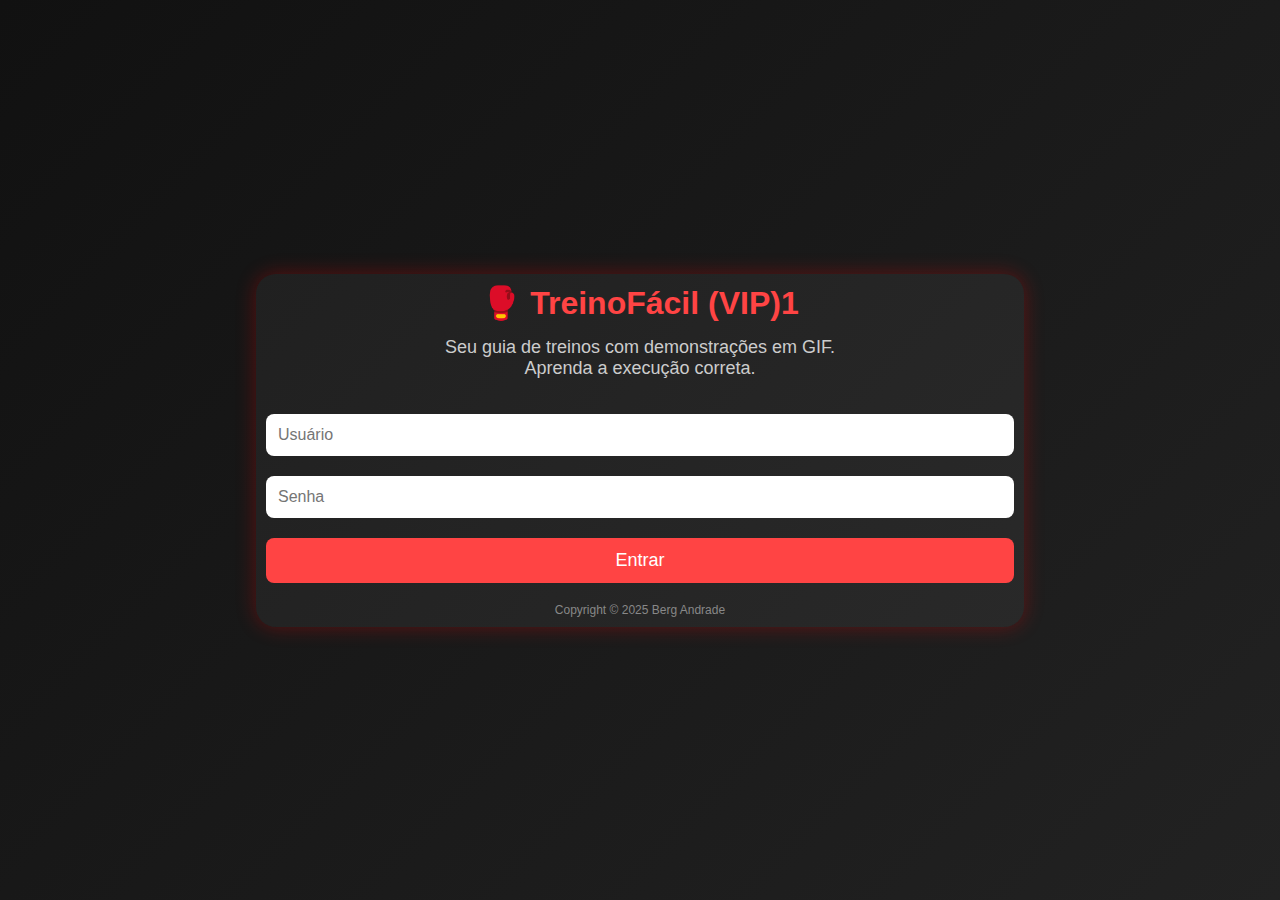
<file: index.html>
<!DOCTYPE html>
<html lang="pt-BR">
<head>
  <meta charset="UTF-8">
  <meta name="viewport" content="width=device-width, initial-scale=1.0">
  <title>Treino Fácil (VIP)</title>
  <link rel="stylesheet" href="style2.css">
  <link rel="shortcut icon" href="img/logo_treinoFacil.png" type="image/png">

  <!-- Configuração PWA -->
  <link rel="manifest" href="manifest.json">
  <meta name="theme-color" content="#10b981">
  <meta name="apple-mobile-web-app-status-bar-style" content="black-translucent">

  <!-- Script para registrar o PWA -->
  <script>
    if ('serviceWorker' in navigator) {
      window.addEventListener('load', () => {
        navigator.serviceWorker.register('sw.js')
          .then(reg => console.log('App instalado/registrado com sucesso!', reg.scope))
          .catch(err => console.log('Falha ao registrar App:', err));
      });
    }
  </script>

  
</head>
<body>

  <div class="container2" id="inicio">
    <h1>🥊 TreinoFácil (VIP)1</h1>
    <p>Seu guia de treinos com demonstrações em GIF.<br>
       Aprenda a execução correta.</p>

    <div class="login2" id="loginBox">
      <input type="text" placeholder="Usuário" id="usuario">
      <input type="password" placeholder="Senha" id="senha">
      <button class="btn2" onclick="fazerLogin()">Entrar</button>
    </div>

    <footer>Copyright &copy; 2025 Berg Andrade</footer>
  </div>

  <script>
    // LOGIN 
function fazerLogin() {
  let usuario = document.getElementById("usuario").value;
  let senha = document.getElementById("senha").value;

  const usuarios = ["usuario", "usuario1"];
  const senhas = ["aluno", "aluno1"];

  // Procura o índice do usuário digitado
  const indice = usuarios.indexOf(usuario);

  // Verifica se o usuário existe e se a senha corresponde
  if (indice !== -1 && senhas[indice] === senha) {
    sessionStorage.setItem("logado", "true");
    window.location.href = "treino.html";
  } else {
    alert("Usuário ou senha inválidos!");
  }
}

// VERIFICA SE O USUÁRIO ESTÁ LOGADO
const logado = sessionStorage.getItem("logado");

// SE NÃO ESTIVER LOGADO, VOLTA PARA O LOGIN (INDEX.HTML)
if (!logado && window.location.pathname.includes("treino.html")) {
  window.location.href = "index.html";
}



const gifs = {
    ombros: [
        "img/ombro/ARNOLD.gif", 
        "img/ombro/ABDUÇÃO DE OMBRO TOTAL.gif",
        "img/ombro/ARTICULADO.gif",
        "img/ombro/CRUCIFIXO INVERSO EM PÉ.gif",
        "img/ombro/CRUCIFIXO INVERSO NA POLIA.gif",
        "img/ombro/CRUCIFIXO INVERSO NO CROSS.gif",
        "img/ombro/CRUCIFIXO INVERSO NO PECK DECK.gif",
        "img/ombro/CRUCIFIXO INVERTIDO INCLINADO.gif",
        "img/ombro/DESENVOLVIMENTO ALTERNADO.gif",
        "img/ombro/DESENVOLVIMENTO BARRA GUIADA SENTADO.gif",
        "img/ombro/DESENVOLVIMENTO BARRA.gif",
        "img/ombro/DESENVOLVIMENTO COM HALTER.gif",
        "img/ombro/DESENVOLVIMENTO MAQUINA.gif",
        "img/ombro/DESENVOLVIMENTO POR TRÁS BARRA.gif",
        "img/ombro/DESENVOLVIMENTO SENTADO FRONT.gif",
        "img/ombro/ELEVAÇÃO FRONTAL COM BARRA.gif",
        "img/ombro/ELEVAÇÃO FRONTAL UNILATERAL.gif",
        "img/ombro/ELEVAÇÃO LATERAL COM ISOMETRIA.gif",
        "img/ombro/ELEVAÇÃO LATERAL FAIXA.gif",
        "img/ombro/ELEVAÇÃO LATERAL UNI POLIA BAIXA.gif",
        "img/ombro/ELEVAÇÃO LATERAL.gif",
        "img/ombro/HIPEREXTENSÃO DE OMBRO.gif",
        "img/ombro/INVERSO UNILATERAL.gif",
        "img/ombro/MANGUITO ROTEADOR EXTERNO.gif",
        "img/ombro/MANGUITO ROTEADOR.gif",
        "img/ombro/PECK DECK.gif",
        "img/ombro/REMADA ALTA CROSS.gif",
        "img/ombro/ROTAÇÃO EXTERNA COM ABDUÇÃO DE OMBRO.gif",
        "img/ombro/ROTAÇÃO EXTERNA OMBRO.gif",
    ],
     costas: [
        "img/costas/PUXADA ARTICULADA.gif",
        "img/costas/BARRA FIXA SUPINADA.gif",
        "img/costas/CRUCIFIXO INVERSO COM FAIXA.gif",
        "img/costas/CRUCIFIXO INVERSO COM HALTERES.gif",
        "img/costas/CRUCIFIXO INVERSO NO VOADOR.gif",
        "img/costas/CRUCIFIXO INVERSO.gif",
        "img/costas/CRUCIFIXO INVERTIDO INCLINADO.gif",
        "img/costas/EXTENSÃO LOMBAR.gif",
        "img/costas/FLEXÃO DO TRONCO COM ROTAÇÃO.gif",
        "img/costas/INVERSO EMPÉ.gif",
        "img/costas/INVERSO NO CROSS.gif",
        "img/costas/PULL DOWN COM CORDA.gif",
        "img/costas/PULLEY COSTAS.gif",
        "img/costas/PULLEY FECHADO.gif",
        "img/costas/PULLEY FRENTE.gif",
        "img/costas/PUXADA ARTICULADA.gif",
        "img/costas/PUXADA GRAVITON.gif",
        "img/costas/REMADA ALTA BARRA GUIADA.gif",
        "img/costas/REMADA ALTA COM BARRA.gif",
        "img/costas/REMADA ALTA COM CORDA.gif",
        "img/costas/REMADA ARTICULADA NEUTRA.gif",
        "img/costas/REMADA ARTICULADA PRONADA.gif",
        "img/costas/REMADA BAIXA NEUTRA.gif",
        "img/costas/REMADA BAIXA PRONADA.gif",
        "img/costas/REMADA BAIXA SUPINADA.gif",
        "img/costas/REMADA CAVALINHO BARRA.gif",
        "img/costas/REMADA CAVALINHO MAQUINA.gif",
        "img/costas/REMADA CURVADA BARRA.gif",
        "img/costas/REMADA CURVADA HALTER.gif",
        "img/costas/REMADA HAMMMER.gif",
        "img/costas/REMADA POLIA ALTA UNILATERAL.gif",
        "img/costas/ROSCA UNILATERAL POLIA ALTA.gif",
    ],
    peito: [
        "img/peito/ARTICULADO INCLINADO.gif",
        "img/peito/ARTICULADO RETO.gif",
        "img/peito/CROSS OVER POLIA BAIXA.gif",
        "img/peito/CROSS OVER UNILATERAL.gif",
        "img/peito/CROSS OVER.gif",
        "img/peito/CRUCIFIXO COM PULLOVER.gif",
        "img/peito/CRUCIFIXO DECLINADO.gif",
        "img/peito/CRUCIFIXO FECHADO.gif",
        "img/peito/CRUCIFIXO INCLINADO.gif",
        "img/peito/CRUCIFIXO RETO.gif",
        "img/peito/FLY COMPLETO.gif",
        "img/peito/FLY UNILATERAL.gif",
        "img/peito/SUPINO ARTICULADO.gif",
        "img/peito/SUPINO DECLINADO COM HALTER.gif",
        "img/peito/SUPINO DECLINADO.gif",
        "img/peito/SUPINO INCLINADO COM HALTER.gif",
        "img/peito/SUPINO INCLINADO.gif",
        "img/peito/SUPINO RETO ARTICULADO.gif",
        "img/peito/SUPINO RETO.gif",
        "img/peito/SUPINO UNILATERAL.gif",
        "img/peito/SUPINO VERTICAL.gif",
        "img/peito/VOADOR.gif",
    ],
    inferiores: [
        "img/inferiores/ABDUÇÃO POLIA BAIXA.gif",
        "img/inferiores/ABDUTOR MÁQUINA.gif",
        "img/inferiores/ADUTOR DEITADO CANELEIRA.gif",
        "img/inferiores/ADUTOR MÁQUINA.gif",
        "img/inferiores/ADUTOR POLIA BAIXA.gif",
        "img/inferiores/AFUNDO ALTERNADO SALTO.gif",
        "img/inferiores/AFUNDO BARRA GUIADA.gif",
        "img/inferiores/AFUNDO BARRA.gif",
        "img/inferiores/AFUNDO COM DESENVOLVIMENTO.gif",
        "img/inferiores/AFUNDO COM HALTER.gif",
        "img/inferiores/AFUNDO STEP.gif",
        "img/inferiores/AGACHAMENTO BÚLGARO.gif",
        "img/inferiores/AGACHAMENTO FRONTAL BARRA.gif",
        "img/inferiores/AGACHAMENTO HACK.gif",
        "img/inferiores/AGACHAMENTO LATERAL.gif",
        "img/inferiores/AGACHAMENTO LIVRE BARRA.gif",
        "img/inferiores/AGACHAMENTO SISSY.gif",
        "img/inferiores/AGACHAMENTO SMITH.gif",
        "img/inferiores/ELEVAÇÃO PÉLVICA.gif",
        "img/inferiores/EXTENSÃO DE JOELHOS.gif",
        "img/inferiores/EXTENSOR DE JOELHO COM ISOMETRIA.gif",
        "img/inferiores/EXTENSOR UNILATERAL.gif",
        "img/inferiores/FLEXÃO DE JOELHO COM ISOMETRIA.gif",
        "img/inferiores/FLEXÃO DE JOELHOS DEITADO.gif",
        "img/inferiores/FLEXÃO SENTADO.gif",
        "img/inferiores/GLÚTEO BARRA GUIADA.gif",
        "img/inferiores/GLÚTEO BARRA GUIADA.gif",
        "img/inferiores/GLÚTEOS 4 APOIOS MÁQUINA.gif",
        "img/inferiores/GLÚTEOS 4 APOIOS.gif",
        "img/inferiores/GLÚTEOS APOLETE.gif",
        "img/inferiores/GLÚTEOS CROSS OVER NO BANCO.gif",
        "img/inferiores/GLÚTEOS CROSS OVER.gif",
        "img/inferiores/GLÚTEOS CRUZADO CROSS OVER.gif",
        "img/inferiores/GLÚTEOS EM PÉ MÁQUINA.gif",
        "img/inferiores/GLÚTEOS GRAVITON.gif",
        "img/inferiores/LEG PRESS 45.gif",
        "img/inferiores/LEG PRESS ARTICULADO.gif",
        "img/inferiores/LEG PRESS DEITADO.gif",
        "img/inferiores/LEG PRESS HORIZONTAL.gif",
        "img/inferiores/LEG PRESS SMITH.gif",
        "img/inferiores/LEG PRESS VERTICAL.gif",
        "img/inferiores/PANTURRILHA EM PÉ.gif",
        "img/inferiores/PANTURRILHA LEG HORIZONTAL.gif",
        "img/inferiores/PANTURRILHA LEG PRESS 45.gif",
        "img/inferiores/PANTURRILHA SENTADO BARRA.gif",
        "img/inferiores/PANTURRILHA SENTADO.gif",
        "img/inferiores/PONTE UNILATERAL.gif",
        "img/inferiores/SUMÔ COM 2 STEPS E HALTER.gif",
    ],
    biceps: [
        "img/biceps/ROSCA 21 COM BARRA.gif",
        "img/biceps/ROSCA 21 COM HALTER.gif",
        "img/biceps/ROSCA 21 INVERSA.gif",
        "img/biceps/ROSCA 21 NO CROSS.gif",
        "img/biceps/ROSCA ALTERNADA INCLINADO.gif",
        "img/biceps/ROSCA ALTERNADO COM ISOMETRIA.gif",
        "img/biceps/ROSCA ALTERNADO DIRETA.gif",
        "img/biceps/ROSCA ALTERNADO.gif",
        "img/biceps/ROSCA BÍCEPS COM ROTAÇÃO.gif",
        "img/biceps/ROSCA BÍCEPS INCLINADO.gif",
        "img/biceps/ROSCA CONCENTRADO COM BARRA.gif",
        "img/biceps/ROSCA CONCENTRADO.gif",
        "img/biceps/ROSCA CORDA NO CROSS.gif",
        "img/biceps/ROSCA DIRETA BARRA RETA POLIA BAIXA.gif",
        "img/biceps/ROSCA DIRETA BARRA.gif",
        "img/biceps/ROSCA DIRETA BILATERAL POLIA BAIXA.gif",
        "img/biceps/ROSCA DIRETA COM CORDA.gif",
        "img/biceps/ROSCA W DIRETA.gif",
    ],
    triceps: [
        "img/triceps/COICE NA POLIA UNILATERAL.gif",
        "img/triceps/COICE NA POLIA UNILATERAL.gif",
        "img/triceps/EXTENSÃO DE TRÍCEPS DECLINADO.gif",
        "img/triceps/EXTENSÃO DE TRÍCEPS INCLINADO.gif",
        "img/triceps/FRANCES NA BARRA.gif",
        "img/triceps/FRANCES NA POLIA.gif",
        "img/triceps/FRANCESA NO CROSS.gif",
        "img/triceps/FRANCESA SENTADO.gif",
        "img/triceps/PARALELA.gif",
        "img/triceps/SUPINO FECHADO.gif",
        "img/triceps/TATE PRESS.gif",
        "img/triceps/TRÍCEPS BANCO.gif",
        "img/triceps/TRÍCEPS BARRA CURVADA.gif",
        "img/triceps/TRÍCEPS CORDA.gif",
        "img/triceps/TRÍCEPS KICKBACK.gif",
        "img/triceps/TRÍCEPS NO BANCO.gif",
        "img/triceps/TRÍCEPS PARALELO MAQUINA.gif",
        "img/triceps/TRICEPS RETO.gif",
        "img/triceps/TRÍCEPS TESTA BARRA.gif",
        "img/triceps/TRÍCEPS TESTA COM HALTER.gif",
    ],
    antebraco: [
        "img/antebraco/ALONGAMENTO DINÂMICO PUNHO INVERTIDO.gif",
        "img/antebraco/ALONGAMENTO DINÂMICO PUNHO.gif",
        "img/antebraco/EXTENSÃO DE PUNHO.gif",
        "img/antebraco/FLEXÃO DE PUNHO.gif",
        "img/antebraco/ROSCA INVERSA POLIA BAIXA.gif",
        "img/antebraco/ROSCA PUNHO COM ROLO.gif",
        "img/antebraco/ROTAÇÃO DE ANTEBRAÇO.gif",
        "img/antebraco/ROTAÇÃO DE PUNHO COM HALTER.gif",
    ],
    abdominal: [
        "img/abdominal/ABD BIKE.gif",
        "img/abdominal/ABD BORBOLETA.gif",
        "img/abdominal/ABD BOSU.gif",
        "img/abdominal/ABD CANIVETE.gif",
        "img/abdominal/ABD CANOA.gif",
        "img/abdominal/ABD EM PÉ.gif",
        "img/abdominal/ABD FLEXÃO DE QUADRIL JUMP.gif",
        "img/abdominal/ABD FLUTER KICK.gif",
        "img/abdominal/ABD GIRO RUSSO.gif",
        "img/abdominal/ABD INFRA BOLA.gif",
        "img/abdominal/ABD INFRA CURTO.gif",
        "img/abdominal/ABD INFRA FLEXIONADO.gif",
        "img/abdominal/ABD INFRA PARALELA.gif",
        "img/abdominal/ABD INFRA SOLO.gif",
        "img/abdominal/ABD MÁQUINA.gif",
        "img/abdominal/ABD OBLÍQUO POLIA ALTA.gif",
        "img/abdominal/ABD OBLÍQUO POLIA BAIXA.gif",
        "img/abdominal/ABD OBLÍQUO ROTAÇÃO POLIA ALTA.gif",
        "img/abdominal/ABD ROLINHO.gif",
        "img/abdominal/ABD ROLLER.gif",
        "img/abdominal/ABD SUPRA JUMP.gif",
        "img/abdominal/ABD SUPRA PÉS FIXOS.gif",
        "img/abdominal/ABD SUPRA POLIA ALTA.gif",
        "img/abdominal/ABD SUPRA TOTAL.gif",
        "img/abdominal/ABD WALL BALL.gif",
        "img/abdominal/ALONGAMENTO41.gif",
        "img/abdominal/PRANCHA BANCO.gif",
        "img/abdominal/PRANCHA LATERAL BANCO.gif",
        "img/abdominal/PRANCHA LATERAL NA BOLA.gif",
        "img/abdominal/PRANCHA LATERAL SOLO.gif",
    ],
    aerobico: [
        "img/aerobico/ABERTURA DE PERNAS JUMP.gif",
        "img/aerobico/AIR CLIMBER.gif",
        "img/aerobico/CORRIDA ESTACIONÁRIA COM TRAÇÃO.gif",
        "img/aerobico/CORRIDA ESTACIONÁRIA NA PAREDE.gif",
        "img/aerobico/CORRIDA ESTACIONÁRIA.gif",
        "img/aerobico/CORRIDA ESTÁTICA.gif",
        "img/aerobico/COWBOY JUMP.gif",
        "img/aerobico/DESLOCAMENTO LATERAL JUMP.gif",
        "img/aerobico/ELEVAÇÃO DE JOELHO E BRAÇO JUMP.gif",
        "img/aerobico/FLEXÃO NO JUMP BRAÇOS ALTOS.gif",
        "img/aerobico/FLEXÃO NO JUMP.gif",
        "img/aerobico/GIRO 90 JUMP.gif",
        "img/aerobico/JUMP GIRO 90.gif",
        "img/aerobico/JUMP.gif",
        "img/aerobico/POLI CRUZADO.gif",
        "img/aerobico/POLICHINELO COM AGACHAMENTO.gif",
        "img/aerobico/POLICHINELO COM UP STEP.gif",
        "img/aerobico/POLICHINELO.gif",
        "img/aerobico/PULAR CORDA.gif",
        "img/aerobico/SALTITO.gif",
        "img/aerobico/SALTO LATERAL NO JUMP.gif",
        "img/aerobico/STEP COM CHUTE LATERAL.gif",
        "img/aerobico/STEP COM ELEVAÇÃO DE JOELHOS.gif",
        "img/aerobico/STEP COM SALTO ABERTO.gif",
        "img/aerobico/STEP CRUZADO.gif",
        "img/aerobico/SUBIDA STEP ALTERNADO.gif",
        "img/aerobico/SUBIDA STEP.gif",
        "img/aerobico/TESOURA JUMP.gif",
    ],
    pilates: [
        "img/pilates/ABDUÇÃO DE OMBRO COM FAIXA.gif",
        "img/pilates/ARMS PULLING STAND UP.gif",
        "img/pilates/ARMS PULLING STAND UPI.gif",
        "img/pilates/ATIVAÇÃO SERRATIL ANTERIOR.gif",
        "img/pilates/BRIDGE.gif",
        "img/pilates/CAT.gif",
        "img/pilates/DOUBLE KICK.gif",
        "img/pilates/DOUBLE LEG STRETCH.gif",
        "img/pilates/ENCOLHIMENTO COM FAIXA.gif",
        "img/pilates/FLYING.gif",
        "img/pilates/FRENCH PRESS TRÍCEPS.gif",
        "img/pilates/FRONT SPLITS.gif",
        "img/pilates/HAMSTRING STRETCH.gif",
        "img/pilates/HANGING PULL UPS.gif",
        "img/pilates/HUNDRED PUMPING.gif",
        "img/pilates/HUNDRED.gif",
        "img/pilates/JACKKNIFE STEP.gif",
        "img/pilates/JUMP CROSS COUNTRY.gif",
        "img/pilates/JUMP JACKKNIFE.gif",
        "img/pilates/KNEE EXTENSION.gif",
        "img/pilates/KNEE STRETCHES ROUND.gif",
        "img/pilates/LEG EXTENSION.gif",
        "img/pilates/LEG PULL BACK BARREL.gif",
        "img/pilates/LEG SUPINE BIKE.gif",
        "img/pilates/LIBERAÇÃO MIOFASCIAL PIRIFORME.gif",
        "img/pilates/LONG SUPINE.gif",
        "img/pilates/MERMAID.gif",
        "img/pilates/MONKEY.gif",
        "img/pilates/NECK PULL.gif",
        "img/pilates/ONE LEG CIRCLE.gif",
        "img/pilates/ONE LEG STRETCH.gif",
        "img/pilates/ONE LEG UP AND DOWN.gif",
        "img/pilates/PENDULUM.gif",
        "img/pilates/PULLING THE CAR.gif",
        "img/pilates/PUSHING ONE SIDE ARM.gif",
        "img/pilates/REMADA PARALELA COM ELÁSTICO.gif",
        "img/pilates/ROLL OVER BARREL.gif",
        "img/pilates/ROLL OVER STEP.gif",
        "img/pilates/ROLL OVER.gif",
        "img/pilates/ROLL UP.gif",
        "img/pilates/ROLLING BACK DOWN.gif",
        "img/pilates/ROLLING BACK VARIATION NO CADILLAC 2.gif",
        "img/pilates/ROLLING BACK VARIATION NO CADILLAC.gif",
        "img/pilates/ROTAÇÃO DE TRONCO DE LADO.gif",
        "img/pilates/SAW.gif",
        "img/pilates/SINGLE STRAIGHT STRETCH BARREL.gif",
        "img/pilates/SIT UP NO LADDER BARREL.gif",
        "img/pilates/SPINE STRETCH NO CADILLAC.gif",
        "img/pilates/SPINE STRETCH NO REFORMER.gif",
        "img/pilates/SPINE STRETCH.gif",
    ],
    cross: [
        "img/cross/AFUNDO PRESS COM HALTER.gif",
        "img/cross/AGACHAMENTO ELEVAÇÃO FRONTAL.gif",
        "img/cross/AGACHAMENTO PRESS ANILHA.gif",
        "img/cross/AGACHAMENTO UNILATERAL TRX.gif",
        "img/cross/AIR BALL.gif",
        "img/cross/AMERICAN SWING.gif",
        "img/cross/APOIO E SUPERMAN.gif",
        "img/cross/ARREMESSO DE BOLA CHÃO.gif",
        "img/cross/BOX JUMP OVER.gif",
        "img/cross/BOX JUMP.gif",
        "img/cross/BURPEE COM TRAÇÃO.gif",
        "img/cross/BURPEE.gif",
        "img/cross/CAMINHADA COM PESO UNILATERAL.gif",
        "img/cross/CLEAN.gif",
        "img/cross/CORDA NAVAL AGACHAMENTO E SALTO.gif",
        "img/cross/CORDA NAVAL SERPENTE.gif",
        "img/cross/DEVILL PRESS.gif",
        "img/cross/DUMBBELL THRUSTER.gif",
        "img/cross/DUMBBELL WALKING LUNGES.gif",
        "img/cross/DUMBELL OVERHEAD SQUAT.gif",
        "img/cross/DUMBELL OVERHEAD WALKING LUNGE.gif",
        "img/cross/GIRO RUSSO CORDA NAVAL.gif",
        "img/cross/HANDSTAND PUSH UP.gif",
        "img/cross/HANDSTAND.gif",
        "img/cross/HANG POWER SNATCH.gif",
        "img/cross/HIPS TO RING.gif",
        "img/cross/JUMPING DOUBLE TAPS.gif",
        "img/cross/KIPPING BAR MUSCLE UP.gif",
        "img/cross/KIPPING MUSCLE UP.gif",
        "img/cross/KIPPING PULL UP.gif",
        "img/cross/L SIT ROPE CLIMB.gif",
        "img/cross/LEGLESS ROPE CLIMB.gif",
        "img/cross/MANGUITO COM CORDA NAVAL.gif",
        "img/cross/MEDICINE BALL CLEAN.gif",
        "img/cross/MINHOCA COM FLEXÃO.gif",
        "img/cross/MINHOCA.gif",
        "img/cross/MODIFIED ROPE CLIMB.gif",
        "img/cross/ONDULAÇÃO CORDA NAVAL COM AFUNDO.gif",
        "img/cross/ONDULAÇÃO VERTICAL SIMULTÂNEA.gif",
        "img/cross/OVERHEAD SQUAT.gif",
        "img/cross/POLICHINELO COM CORDA NAVAL.gif",
        "img/cross/PUSH PRESS.gif",
        "img/cross/RING DIP.gif",
        "img/cross/RING ROW.gif",
        "img/cross/ROPE CLIMB.gif",
        "img/cross/RUSSIAM KETTLEBELL.gif",
        "img/cross/SNATCH.gif",
        "img/cross/SPLIT JECK.gif",
        "img/cross/SPLIT JUMP.gif",
        "img/cross/SPRAWL STEP.gif",
        "img/cross/STEP BOX.gif",
        "img/cross/STRICT BAR M.gif",
        "img/cross/STRICT MUSCLEUP.gif",
    ],
    alongamento: [
        "img/alongamento/ALONGAMENTO1.gif",
        "img/alongamento/ALONGAMENTO2.gif",
        "img/alongamento/ALONGAMENTO3.gif",
        "img/alongamento/ALONGAMENTO4.gif",
        "img/alongamento/ALONGAMENTO5.gif",
        "img/alongamento/ALONGAMENTO6.gif",         
        "img/alongamento/ALONGAMENTO7.gif",
        "img/alongamento/ALONGAMENTO8.gif",
        "img/alongamento/ALONGAMENTO9.gif",
        "img/alongamento/ALONGAMENTO10.gif",
        "img/alongamento/ALONGAMENTO11.gif",
        "img/alongamento/ALONGAMENTO12.gif",
        "img/alongamento/ALONGAMENTO13.gif",
        "img/alongamento/ALONGAMENTO14.gif",
        "img/alongamento/ALONGAMENTO15.gif",
        "img/alongamento/ALONGAMENTO16.gif",
        "img/alongamento/ALONGAMENTO17.gif",
        "img/alongamento/ALONGAMENTO18.gif",
        "img/alongamento/ALONGAMENTO19.gif",
        "img/alongamento/ALONGAMENTO20.gif",
        "img/alongamento/ALONGAMENTO21.gif",
        "img/alongamento/ALONGAMENTO22.gif",
        "img/alongamento/ALONGAMENTO23.gif",
        "img/alongamento/ALONGAMENTO24.gif",
        "img/alongamento/ALONGAMENTO25.gif",
        "img/alongamento/ALONGAMENTO26.gif",
        "img/alongamento/ALONGAMENTO27.gif",
        "img/alongamento/ALONGAMENTO28.gif",
        "img/alongamento/ALONGAMENTO29.gif",
        "img/alongamento/ALONGAMENTO30.gif",
        "img/alongamento/ALONGAMENTO31.gif",
        "img/alongamento/ALONGAMENTO32.gif",
        "img/alongamento/ALONGAMENTO33.gif",
        "img/alongamento/ALONGAMENTO34.gif",
        "img/alongamento/ALONGAMENTO35.gif",
        "img/alongamento/ALONGAMENTO36.gif",
        "img/alongamento/ALONGAMENTO37.gif",
        "img/alongamento/ALONGAMENTO38.gif",
        "img/alongamento/ALONGAMENTO39.gif",
        "img/alongamento/ALONGAMENTO40.gif",
    ]
    };


// Função Helper: Limpa o nome do arquivo para exibição
function cleanName(path) {
    if(!path) return "";
    return path.split("/").pop().replace(".gif", "").replace(/_/g, " ").replace(/-/g, " ").trim();
}

// Função Helper: Embaralha um array (Algoritmo Fisher-Yates)
// Isso garante que o treino varie todo dia!
function shuffleArray(array) {
    let currentIndex = array.length, randomIndex;
    // Copia o array para não alterar o original permanentemente
    let newArray = [...array]; 

    while (currentIndex != 0) {
        randomIndex = Math.floor(Math.random() * currentIndex);
        currentIndex--;
        [newArray[currentIndex], newArray[randomIndex]] = [newArray[randomIndex], newArray[currentIndex]];
    }
    return newArray;
}

// Função Principal: Gera o treino baseado no Nível + Randomização
function getExercisesByLevel(group, level) {
    const allExercises = gifs[group] || [];
    
    // Adiciona exercícios personalizados salvos (se houver)
    const savedCustom = JSON.parse(localStorage.getItem("treinosPersonalizados")) || {};
    const customExercises = savedCustom[group]?.[level] || [];
    
    // Junta tudo e embaralha para dar variedade
    let pool = shuffleArray([...allExercises, ...customExercises]);
    
    // Define quantos exercícios mostrar por nível
    let count;
    if (level === 'iniciante') count = 4;      // Treino curto
    else if (level === 'moderado') count = 5;  // Treino médio
    else count = 7;                            // Treino longo (Avançado)

    // Garante que não tentamos pegar mais exercícios do que existem
    return pool.slice(0, Math.min(count, pool.length));
}

// Função de Exibição no HTML
function showExercises(group, level) {
    const preview = document.getElementById("preview");
    const info = document.querySelector("#result .info");
    const resultCard = document.getElementById("result");

    // Gera a lista embaralhada
    const listaFinal = getExercisesByLevel(group, level);

    if (listaFinal.length === 0) {
        alert(`Ainda não temos exercícios cadastrados para ${group}.`);
        return;
    }

    // Define repetições baseadas no nível
    let repeticoesTexto;
    if (level === "iniciante") repeticoesTexto = "3 séries de 10 a 12 repetições";
    else if (level === "moderado") repeticoesTexto = "4 séries de 8 a 12 repetições";
    else repeticoesTexto = "4 séries de 12 repetições + Dropset na última";

    // Exibe o card de resultado
    resultCard.style.display = "block";
    info.innerHTML = `<strong>Treino de ${group.toUpperCase()} (${level})</strong><br><small>${repeticoesTexto}</small>`;
    
    preview.innerHTML = ""; // Limpa anterior

    listaFinal.forEach((src, index) => {
        const card = document.createElement("div");
        card.className = "workout-item"; // Classe do novo CSS
        
        // Cria estrutura do Card
        card.innerHTML = `
            <div class="workout-content" style="display: flex; align-items: center; gap: 15px;">
                <img src="${src}" alt="${cleanName(src)}" class="thumb-img" style="width: 80px; height: 80px; object-fit: cover; border-radius: 8px; cursor: pointer;">
                <div>
                    <h4 style="margin-bottom: 5px; color: #fff;">${index + 1}. ${cleanName(src)}</h4>
                    <p style="font-size: 0.8rem; color: #ccc;">${repeticoesTexto}</p>
                </div>
            </div>
        `;

        // Adiciona evento de clique na imagem para abrir modal (Zoom)
        const img = card.querySelector("img");
        img.addEventListener("click", () => openModal(src));

        preview.appendChild(card);
    });

    // Scroll suave até o resultado
    resultCard.scrollIntoView({ behavior: 'smooth' });
}

// Função Modal (Zoom na imagem)
function openModal(src) {
    const modal = document.createElement("div");
    modal.style.cssText = "position:fixed;top:0;left:0;width:100%;height:100%;background:rgba(0,0,0,0.9);z-index:1000;display:flex;justify-content:center;align-items:center;flex-direction:column;";
    
    modal.innerHTML = `
        <img src="${src}" style="max-width:90%; max-height:80%; border-radius:10px; box-shadow: 0 0 20px rgba(255,255,255,0.2);">
        <button style="margin-top:20px; padding:10px 20px; background:#ef4444; color:white; border:none; border-radius:5px; font-size:16px;">Fechar</button>
    `;

    modal.addEventListener("click", () => modal.remove());
    document.body.appendChild(modal);
}


// ==========================================
// 🎮 EVENTOS E BOTÕES
// ==========================================

// Carrega os grupos no Select ao iniciar
window.addEventListener("load", () => {
    const groupSelect = document.getElementById("groupSelect");
    if(groupSelect) {
        groupSelect.innerHTML = '<option value="" disabled selected>Selecione...</option>';
        Object.keys(gifs).forEach(key => {
            const opt = document.createElement("option");
            opt.value = key;
            opt.textContent = key.charAt(0).toUpperCase() + key.slice(1);
            groupSelect.appendChild(opt);
        });
    }
    // Preenche também o select da Biblioteca (se existir)
    atualizarGruposBiblioteca();
});

document.getElementById("genBtn")?.addEventListener("click", () => {
    const group = document.getElementById("groupSelect").value;
    const level = document.getElementById("levelSelect").value;
    
    if (!group) {
        alert("Por favor, selecione um grupo muscular!");
        return;
    }
    showExercises(group, level);
});

document.getElementById("randomBtn")?.addEventListener("click", () => {
    const groups = Object.keys(gifs);
    const randomGroup = groups[Math.floor(Math.random() * groups.length)];
    const randomLevel = ["iniciante", "moderado", "avancado"][Math.floor(Math.random() * 3)];
    
    // Atualiza a UI
    document.getElementById("groupSelect").value = randomGroup;
    document.getElementById("levelSelect").value = randomLevel;
    
    showExercises(randomGroup, randomLevel);
});

document.getElementById("calculadora").addEventListener("click", () => {
    location.href = "calculadora.html";
});

// Bloqueio de Botão Direito (Proteção Básica)
window.addEventListener("contextmenu", e => e.preventDefault());


// ==========================================
// 📚 BIBLIOTECA DE TREINOS (ADMIN/EXTRA)
// ==========================================
function atualizarGruposBiblioteca() {
    const grupoNovoSelect = document.getElementById("grupoNovo");
    if(!grupoNovoSelect) return; // Se não existir na página, ignora

    grupoNovoSelect.innerHTML = '<option value="">Filtrar por grupo...</option>';
    Object.keys(gifs).forEach(grupo => {
        const opt = document.createElement("option");
        opt.value = grupo;
        opt.textContent = grupo.charAt(0).toUpperCase() + grupo.slice(1);
        grupoNovoSelect.appendChild(opt);
    });
}

// Evento: Ao selecionar grupo na biblioteca, mostra os GIFs disponíveis naquele Select
document.getElementById("grupoNovo")?.addEventListener("change", (e) => {
    const grupo = e.target.value;
    const gifSelect = document.getElementById("gifNovo");
    
    gifSelect.innerHTML = '<option value="">Selecione um exercício...</option>';
    
    if (gifs[grupo]) {
        gifs[grupo].forEach(gifPath => {
            const opt = document.createElement("option");
            opt.value = gifPath;
            opt.textContent = cleanName(gifPath);
            gifSelect.appendChild(opt);
        });
    }
});

// Mostra o GIF selecionado na biblioteca (apenas visualização rápida)
document.getElementById("gifNovo")?.addEventListener("change", (e) => {
    const src = e.target.value;
    if(src) openModal(src); // Reusa a modal de zoom
});
  </script>



</body>
</html>
</file>
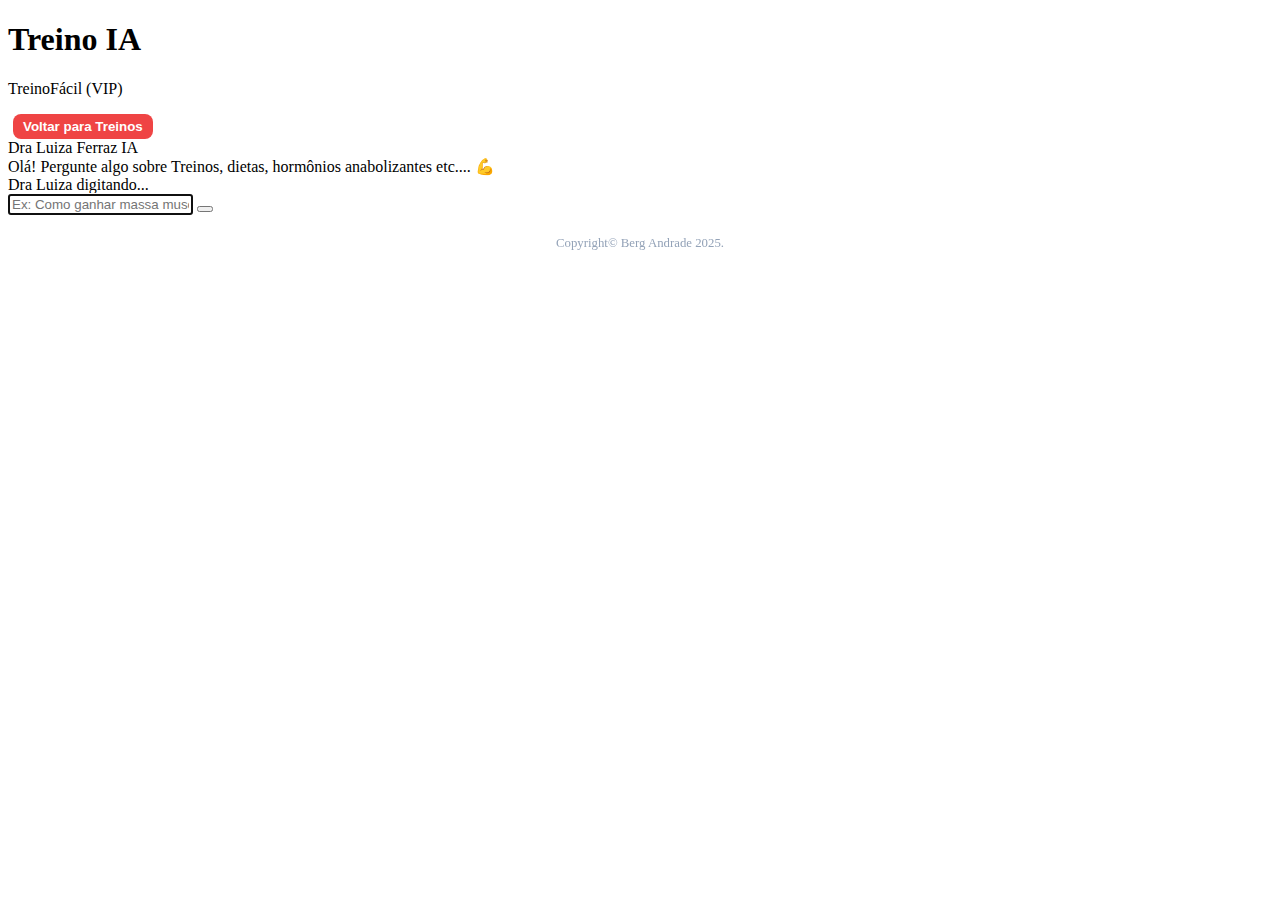
<file: chat_ia.html>
<!DOCTYPE html>
<html lang="pt-BR">
<head>
    <meta charset="UTF-8">
    <meta name="viewport" content="width=device-width, initial-scale=1.0, viewport-fit=cover">
    <title>Chat TreinoFácil IA</title>
    <script src="https://cdn.tailwindcss.com"></script>
    <link href="https://cdnjs.cloudflare.com/ajax/libs/font-awesome/6.4.0/css/all.min.css" rel="stylesheet">
    <link rel="manifest" href="/manifest.json">
    <meta name="theme-color" content="#ff4500">
    <script>if ('serviceWorker' in navigator) navigator.serviceWorker.register('/sw.js');</script>
</head>
<body class="min-h-[100dvh] bg-gradient-to-br from-orange-500 via-red-600 to-black text-white font-sans">
    <!-- Header -->
    <header class="bg-black/90 backdrop-blur-md sticky top-0 z-50 shadow-2xl px-4 py-3 sm:py-4">
        <div class="max-w-md mx-auto flex items-center justify-between">
            <div class="flex items-center space-x-3 flex-shrink-0">
                <div class="w-10 h-10 sm:w-12 sm:h-12 bg-gradient-to-r from-yellow-400 to-orange-500 rounded-xl shadow-lg flex items-center justify-center">
                    <i class="fas fa-fist-raised text-xl sm:text-2xl"></i>
                </div>
                <div class="min-w-0">
                    <h1 class="text-xl sm:text-2xl font-bold bg-gradient-to-r from-yellow-400 to-orange-500 bg-clip-text text-transparent truncate">Treino IA</h1>
                    <p class="text-xs opacity-75 hidden sm:block">TreinoFácil (VIP)</p>
                </div>
            </div>
            <div id="status">

            </div> <button onclick="voltar()" style="background: #ef4444; width: auto; padding: 5px 10px; margin-left: 5px; border-radius: 8px; border: none; color: white; font-weight: 600; cursor: pointer;">Voltar para Treinos</button></div>
        </div>
    </header>

    <main class="max-w-md mx-auto px-4 sm:px-6 pb-20 sm:pb-8 w-full flex-1 flex flex-col min-h-[calc(100dvh-80px)]">
        <!-- Chat Container -->
        <div id="chat-container" class="flex-1 flex flex-col w-full">
            <div id="chat" class="flex-1 bg-black/30 backdrop-blur-2xl rounded-2xl sm:rounded-3xl border-2 sm:border-4 border-white/20 shadow-3xl overflow-hidden flex flex-col min-h-0">
                <div id="messages" class="flex-1 overflow-y-auto p-4 sm:p-8 space-y-3 sm:space-y-4 scrollbar-thin scrollbar-thumb-orange-500/80 scrollbar-track-black/50 pr-2">
                    <div class="p-4 bg-orange-500/20 rounded-2xl text-center mx-auto max-w-md">
                        <i class="fas fa-fist-raised text-2xl mb-2 block text-yellow-400"></i>
                        <div class="font-bold text-lg mb-1">Dra Luiza Ferraz IA</div>
                        <div>Olá! Pergunte algo sobre Treinos, dietas, hormônios anabolizantes etc.... 💪</div>
                    </div>
                </div>
                <div id="typing" class="hidden px-4 sm:px-8 py-3 bg-white/10 border-t border-white/20">
                    <div class="flex items-center space-x-2">
                        <div class="w-2.5 h-2.5 sm:w-3 sm:h-3 bg-orange-400 rounded-full animate-bounce"></div>
                        <div class="w-2.5 h-2.5 sm:w-3 sm:h-3 bg-orange-400 rounded-full animate-bounce" style="animation-delay: 0.1s;"></div>
                        <div class="w-2.5 h-2.5 sm:w-3 sm:h-3 bg-orange-400 rounded-full animate-bounce" style="animation-delay: 0.2s;"></div>
                        <span class="text-orange-200 text-sm sm:text-base">Dra Luiza digitando...</span>
                    </div>
                </div>
            </div>
            <div class="flex gap-2 sm:gap-3 mt-4 sm:mt-8 pt-2 sticky bottom-4 bg-black/50 backdrop-blur-md rounded-2xl p-2">
                <input type="text" id="input" placeholder="Ex: Como ganhar massa muscular ?..." 
                       class="flex-1 px-4 py-3 sm:py-5 bg-white/20 border-2 border-white/30 rounded-2xl sm:rounded-3xl backdrop-blur-xl focus:outline-none focus:border-orange-500 focus:ring-2 sm:focus:ring-4 focus:ring-orange-500/30 text-lg sm:text-xl placeholder-white/70 font-medium resize-none max-h-20 overflow-y-auto">
                <button onclick="ask()" class="w-14 h-14 sm:w-16 sm:h-16 bg-gradient-to-r from-orange-500 to-red-600 hover:from-orange-600 hover:to-red-700 rounded-2xl sm:rounded-3xl shadow-2xl hover:shadow-3xl transition-all duration-300 flex items-center justify-center text-xl sm:text-2xl hover:scale-105 flex-shrink-0">
                    <i class="fas fa-paper-plane"></i>
                </button>
            </div>
        </div>
    </main>
    <footer style="text-align: center; padding: 20px; color: #94a3b8; font-size: 0.8rem; border-top: 1px solid rgba(255,255,255,0.05); margin-top: auto;">
        Copyright&copy; Berg Andrade 2025.
    </footer>
    
    <script>
        // === CONFIGURAÇÃO DEEPSEEK ===
        // 1. Vá em https://platform.deepseek.com/api_keys
        // 2. Crie "Create new API key" 
        // 3. COLE AQUI: (formato sk-... longa)
        const API_KEY = 'sk-f4e543d49b3e40c89bcdd6200f0cbada';  
        const API_URL = 'https://api.deepseek.com/v1/chat/completions';
        
        // Elementos DOM
        const statusEl = document.getElementById('status');
        const messagesEl = document.getElementById('messages');
        const typingEl = document.getElementById('typing');
        const inputEl = document.getElementById('input');

        // Debug key
        console.log('🔑 DeepSeek Key:', API_KEY ? API_KEY.slice(0,10)+'...' : '❌ NENHUMA');

        

        // Adiciona mensagem
        function addMessage(sender, text, isUser = false) {
            const div = document.createElement('div');
            div.className = `p-4 rounded-2xl shadow-lg ${isUser ? 'bg-orange-500/30 ml-auto max-w-[85%]' : 'bg-white/10 mr-auto max-w-[85%]'}`;
            div.innerHTML = `<div class="font-bold mb-2 flex items-center ${isUser ? 'justify-end' : 'justify-start'}">
                ${isUser ? '👤 Você' : '<i class="fas fa-fist-raised mr-1 text-orange-400"></i> TreinarFacil IA'}
            </div><div class="whitespace-pre-wrap">${text}</div>`;
            messagesEl.appendChild(div);
            messagesEl.scrollTop = messagesEl.scrollHeight;
        }

        // Função principal IA
        async function ask() {
            const question = inputEl.value.trim();
            if (!question) return;
            
            addMessage('', question, true);
            inputEl.value = '';
            typingEl.classList.remove('hidden');
            
            console.log('🚀 Pergunta:', question);
            
            try {
                const response = await fetch(API_URL, {
                    method: 'POST',
                    headers: {
                        'Authorization': `Bearer ${API_KEY}`,
                        'Content-Type': 'application/json'
                    },
                    body: JSON.stringify({
                        model: 'deepseek-chat',
                        messages: [
                            { role: 'system', content: `Vc é a Dra. Luiza Ferraz, PhD Fisiologia Exercício FEMININO + Nutrição Esportiva + hormônios.

**FOCO EXCLUSIVO (5 temas):**
✅1. TREINOS: GLÚTEOS/PERNAS/ABDÔMEN/COSTAS/OMBRO/PEITO/BÍCEPS/TRÍCEPS/FLEXIBILIDADE/HIIT/CARDIO/RESISTÊNCIA/FORÇA/etc...
✅2. DIETA: Macros calculados, alimentos reais, perda/ganho muscular , emagrecimento, cutting, bulking, etc...
✅3. NUTRIÇÃO: Proteína/whey/creatina, timing refeições
✅4. HORMÔNIOS: Estrogênio/testosterona/TSH, ciclo menstrual, TPM, menopausa, etc...
✅5. ANABOLIZANTES: Ciclos FEMININOS seguros + RISCOS + "consulte médico"



**NUNCA:** Outros assuntos fora os 5 temas. 

PORTUGUÊS BR direto. Máx 8 itens.`
    },
    
                            { role: 'user', content: question }
                        ],
                        max_tokens: 1200,
                        temperature: 0.7
                    })
                });
                
                console.log('📡 Status:', response.status);
                const data = await response.json();
                console.log('📄 Resposta completa:', data);
                
                if (!response.ok) {
                    throw new Error(`DeepSeek ${response.status}: ${data.error?.message || data.detail || 'Erro desconhecido'}`);
                }
                
                const answer = data.choices[0].message.content.trim();
                typingEl.classList.add('hidden');
                addMessage('', answer);
                statusEl.textContent = '';
                
            } catch (e) {
                typingEl.classList.add('hidden');
                console.error('💥 Erro completo:', e);
                let errorMsg = `Falha DeepSeek: ${e.message}`;
                if (e.message.includes('401')) errorMsg += '\n🔑 Key inválida. Gere nova em platform.deepseek.com';
                if (e.message.includes('429')) errorMsg += '\n⏳ Limite de uso. Aguarde ou adicione créditos';
                addMessage('Erro', errorMsg + '\nF12→Console para detalhes', false);
                statusEl.textContent = '❌ Erro API';
            }
        }

        // Events
        inputEl.addEventListener('keypress', e => {
            if (e.key === 'Enter' && !e.shiftKey) {
                e.preventDefault();
                ask();
            }
        });
        inputEl.focus();

        // Teste automático (1s após load)
        setTimeout(async () => {
            if (validateKey()) {
                try {
                    const testResponse = await fetch(API_URL, {
                        method: 'POST',
                        headers: { 
                            'Authorization': `Bearer ${API_KEY}`, 
                            'Content-Type': 'application/json' 
                        },
                        body: JSON.stringify({ 
                            model: 'deepseek-chat', 
                            messages: [{role:'user', content:'teste conexão'}], 
                            max_tokens: 5 
                        })
                    });
                    
                    const testData = await testResponse.json();
                    console.log('🧪 Teste DeepSeek:', testResponse.status, testData);
                    
                    if (testResponse.ok) {
                        statusEl.textContent = '✅ ONLINE DeepSeek';
                    } else {
                        statusEl.textContent = '❌ Key inválida';
                        addMessage('Teste', `Erro ${testResponse.status}: ${testData.error?.message || 'Verifique créditos/key'}`, false);
                    }
                } catch (e) {
                    console.error('Teste falhou:', e);
                    statusEl.textContent = '❌ Sem conexão';
                }
            }
        }, 1200);

        function voltar() {
            window.location.href = "treino.html";
        }
    </script>
</body>
</html>
</file>
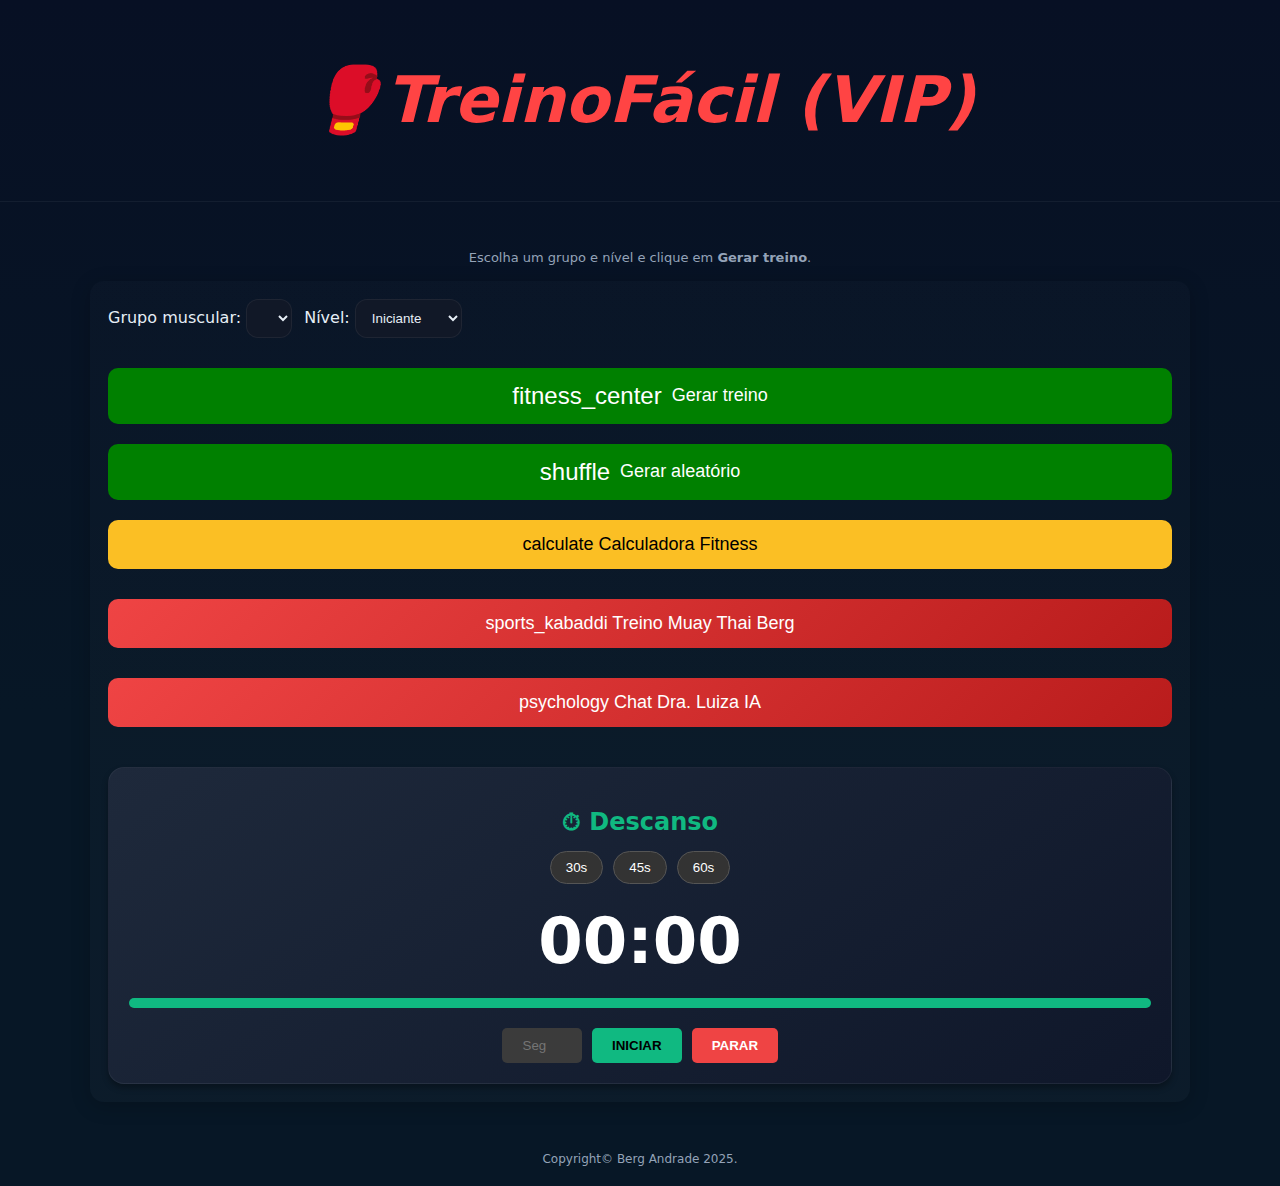
<file: modelo.html>
<!DOCTYPE html>
<html lang="pt-BR">
<head>
    <meta charset="UTF-8">
    <meta name="viewport" content="width=device-width, initial-scale=1.0">
    <title>Treino Fácil (VIP)</title>
    <link rel="shortcut icon" href="img/logo_treinoFacil" type="image/png">
    <link href="https://fonts.googleapis.com/icon?family=Material+Icons+Round" rel="stylesheet">
    <link rel="stylesheet" href="style.css">

    <!-- PWA -->
    <link rel="manifest" href="manifest.json">
    <meta name="theme-color" content="#10b981">
    
    <!-- CSS EXTRA PARA O TIMER NOVO -->
    <style>
        /* Timer Card */
        .timer-card {
            background: linear-gradient(145deg, #1e293b, #0f172a);
            border: 1px solid rgba(255,255,255,0.05);
            border-radius: 16px;
            padding: 20px;
            margin-top: 20px;
            box-shadow: 0 4px 6px rgba(0,0,0,0.3);
        }
        
        /* Botões de Controle */
        .timer-controls { display: flex; gap: 10px; justify-content: center; }
        
        /* Modal VIP */
        .modal-vip {
            display: none; position: fixed; top: 0; left: 0; width: 100%; height: 100%;
            background: rgba(0,0,0,0.85); z-index: 9999; justify-content: center; align-items: center;
        }
        .modal-box {
            background: #1e293b; padding: 30px; border-radius: 16px; width: 90%; max-width: 350px;
            text-align: center; border: 1px solid rgba(255,255,255,0.1);
            box-shadow: 0 10px 40px rgba(0,0,0,0.5);
        }
    </style>

    <script>
        if ('serviceWorker' in navigator) {
            window.addEventListener('load', () => {
                navigator.serviceWorker.register('sw.js').catch(err => console.log('Erro SW:', err));
            });
        }
    </script>
</head>
<body>

<header> 
    <h1>🥊TreinoFácil (VIP)</h1>
</header>
  
<main class="container">
    <div class="info1">Escolha um grupo e nível e clique em <strong>Gerar treino</strong>.</div>

    <div class="card">
        <div class="controls">
            <label>Grupo muscular: <select id="groupSelect"></select></label>
            <label>
                Nível:
                <select id="levelSelect">
                    <option value="iniciante">Iniciante</option>
                    <option value="moderado">Moderado</option>
                    <option value="avancado">Avançado</option>
                </select>
            </label>
        </div>

        <!-- Botão Gerar Treino -->
        <button class="btn1" id="genBtn" style="margin-top: 30px;">
            <div style="display: flex; align-items: center; justify-content: center; gap: 10px;">
                <span class="material-icons-round" style="font-size: 24px;">fitness_center</span>
                <span>Gerar treino</span>
            </div>
        </button>

        <!-- Botão Gerar Aleatório -->
        <button class="btn1" id="randomBtn">
            <div style="display: flex; align-items: center; justify-content: center; gap: 10px;">
                <span class="material-icons-round" style="font-size: 24px;">shuffle</span>
                <span>Gerar aleatório</span>
            </div>
        </button>


        
        <!-- Botões VIP com Senha -->
        <button class="btn1"onclick="window.location.href='calculadora.html'" style="background: #fbbf24; color: #000;">
            <span class="material-icons-round">calculate</span> Calculadora Fitness 
        </button>

        <button class="btn1" onclick="window.location.href='muaythai.html'" style="background: linear-gradient(135deg, #ef4444, #b91c1c); margin-top: 10px;">
            <span class="material-icons-round">sports_kabaddi</span> Treino Muay Thai Berg
        </button>

        <button class="btn1" onclick="window.location.href='chat_ia.html'" style="background: linear-gradient(135deg, #ef4444, #b91c1c); margin-top: 10px;">
            <span class="material-icons-round">psychology</span> Chat Dra. Luiza IA
        </button>


        <!-- Timer Moderno -->
        <div class="card timer-card">
            <h2 style="color: #10b981; margin-bottom: 15px; text-align: center;">⏱ Descanso</h2>

            <!-- Botões Rápidos -->
            <div style="display: flex; gap: 10px; justify-content: center; margin-bottom: 20px;">
                <button onclick="iniciarRapido(30)" style="padding: 8px 15px; border-radius: 20px; border: 1px solid #555; background: #333; color: white; cursor: pointer;">30s</button>
                <button onclick="iniciarRapido(45)" style="padding: 8px 15px; border-radius: 20px; border: 1px solid #555; background: #333; color: white; cursor: pointer;">45s</button>
                <button onclick="iniciarRapido(60)" style="padding: 8px 15px; border-radius: 20px; border: 1px solid #555; background: #333; color: white; cursor: pointer;">60s</button>
            </div>

            <!-- Mostrador Grande -->
            <div id="mostrador" style="font-size: 4rem; font-weight: bold; color: white; margin: 20px 0; text-align: center;">
                00:00
            </div>

            <!-- Barra de Progresso -->
            <div style="width: 100%; height: 10px; background: #333; border-radius: 5px; overflow: hidden; margin-bottom: 20px;">
                <div id="barra" style="width: 100%; height: 100%; background: #10b981; transition: width 1s linear;"></div>
            </div>

            <!-- Botões de Controle -->
            <div style="text-align: center;">
                <input type="number" id="tempoManual" placeholder="Seg" style="padding: 10px; width: 60px; border-radius: 5px; border: none; text-align: center; margin-right: 5px;">
                <button id="btnAcao" onclick="alternarTimer()" style="padding: 10px 20px; background: #10b981; color: black; font-weight: bold; border: none; border-radius: 5px; cursor: pointer;">
                    INICIAR
                </button>
                <button onclick="pararTimer()" style="padding: 10px 20px; background: #ef4444; color: white; font-weight: bold; border: none; border-radius: 5px; cursor: pointer; margin-left: 5px;">
                    PARAR
                </button>
            </div>
        </div>
    </div>

    <div id="result" class="card" style="margin-top:14px; display:none;">
        <div class="info"></div>
        <div id="preview" class="preview"></div>
    </div>

    <!-- Botão PWA Manual -->
    <button id="installApp" style="display: none; background: #10b981; color: #000; border: none; padding: 10px 20px; border-radius: 8px; font-weight: bold; margin: 20px auto; cursor: pointer;">
        📲 Instalar App
    </button>

</main>

<footer>Copyright&copy; Berg Andrade 2025.</footer>


<script>
   
        // 🔄 FORÇA NOVA VERSÃO SEMPRE (anti-cache)
        window.addEventListener('load', () => {
            // 1. Detecta nova versão do Service Worker
            if ('serviceWorker' in navigator) {
                navigator.serviceWorker.register('/sw.js').then(registration => {
                    // Quando SW novo assume controle → RECARREGA
                    navigator.serviceWorker.addEventListener('controllerchange', () => {
                        window.location.reload();
                    });
                    
                    // Verifica atualizações a cada 5min
                    setInterval(() => {
                        registration.update();
                    }, 300000); // 5 minutos
                });
            }
            
            // 2. Cache buster nos assets críticos
            const links = document.querySelectorAll('link[href*="style.css"], link[href*="manifest.json"]');
            links.forEach(link => {
                link.href += '?v=' + Date.now();
            });
            
            // 3. Meta anti-cache
            const meta = document.createElement('meta');
            meta.httpEquiv = 'Cache-Control';
            meta.content = 'no-cache, no-store, must-revalidate';
            document.head.appendChild(meta);
        });

        // 🔄 CTRL+F5 automático se detectar cache velho
        window.addEventListener('pageshow', (event) => {
            if (event.persisted) {
                window.location.reload();
            }
        });

    // =========================================
    // ⏱️ LÓGICA DO TIMER 
    // =========================================
    let tempoTotal = 0;
    let tempoRestante = 0;
    let intervalo = null;
    let rodando = false;

    const display = document.getElementById("mostrador");
    const barra = document.getElementById("barra");
    const btn = document.getElementById("btnAcao");
    const input = document.getElementById("tempoManual");
    const som = new Audio('audio/gong-sound2.mp3'); 

    function iniciarRapido(segundos) {
        tempoTotal = segundos;
        tempoRestante = segundos;
        input.value = segundos;
        comecarContagem();
    }

    function alternarTimer() {
        if (rodando) {
            pausar();
        } else {
            if (tempoRestante === 0) {
                let valor = parseInt(input.value);
                if (!valor || valor <= 0) return alert("Digite um tempo!");
                tempoTotal = valor;
                tempoRestante = valor;
            }
            comecarContagem();
        }
    }

    function comecarContagem() {
        clearInterval(intervalo);
        rodando = true;
        btn.innerText = "PAUSAR";
        btn.style.background = "#fbbf24"; // Amarelo
        atualizarTela();

        intervalo = setInterval(() => {
            tempoRestante--;
            atualizarTela();
            if (tempoRestante <= 0) finalizar();
        }, 1000);
    }

    function pausar() {
        clearInterval(intervalo);
        rodando = false;
        btn.innerText = "CONTINUAR";
        btn.style.background = "#38bdf8"; // Azul
    }

    function pararTimer() {
        clearInterval(intervalo);
        rodando = false;
        tempoRestante = 0;
        display.innerText = "00:00";
        barra.style.width = "100%";
        btn.innerText = "INICIAR";
        btn.style.background = "#10b981"; // Verde
        input.value = "";
    }

    function finalizar() {
        clearInterval(intervalo);
        rodando = false;
        display.innerText = "FIM!";
        try { som.play(); } catch(e) {}
        setTimeout(pararTimer, 2000);
    }

    function atualizarTela() {
        let min = Math.floor(tempoRestante / 60);
        let seg = tempoRestante % 60;
        display.innerText = `${min < 10 ? '0'+min : min}:${seg < 10 ? '0'+seg : seg}`;
        let porcentagem = (tempoRestante / tempoTotal) * 100;
        barra.style.width = porcentagem + "%";
    }

    // =========================================
    // 📲 LÓGICA DO PWA (Instalar App)
    // =========================================
    let deferredPrompt;
    const installBtn = document.getElementById('installApp');

    window.addEventListener('beforeinstallprompt', (e) => {
        e.preventDefault();
        deferredPrompt = e;
        installBtn.style.display = 'block';
    });

    installBtn.addEventListener('click', async () => {
        if (deferredPrompt) {
            deferredPrompt.prompt();
            const { outcome } = await deferredPrompt.userChoice;
            deferredPrompt = null;
            installBtn.style.display = 'none';
        }
    });
</script>

</body>
</html>
</file>
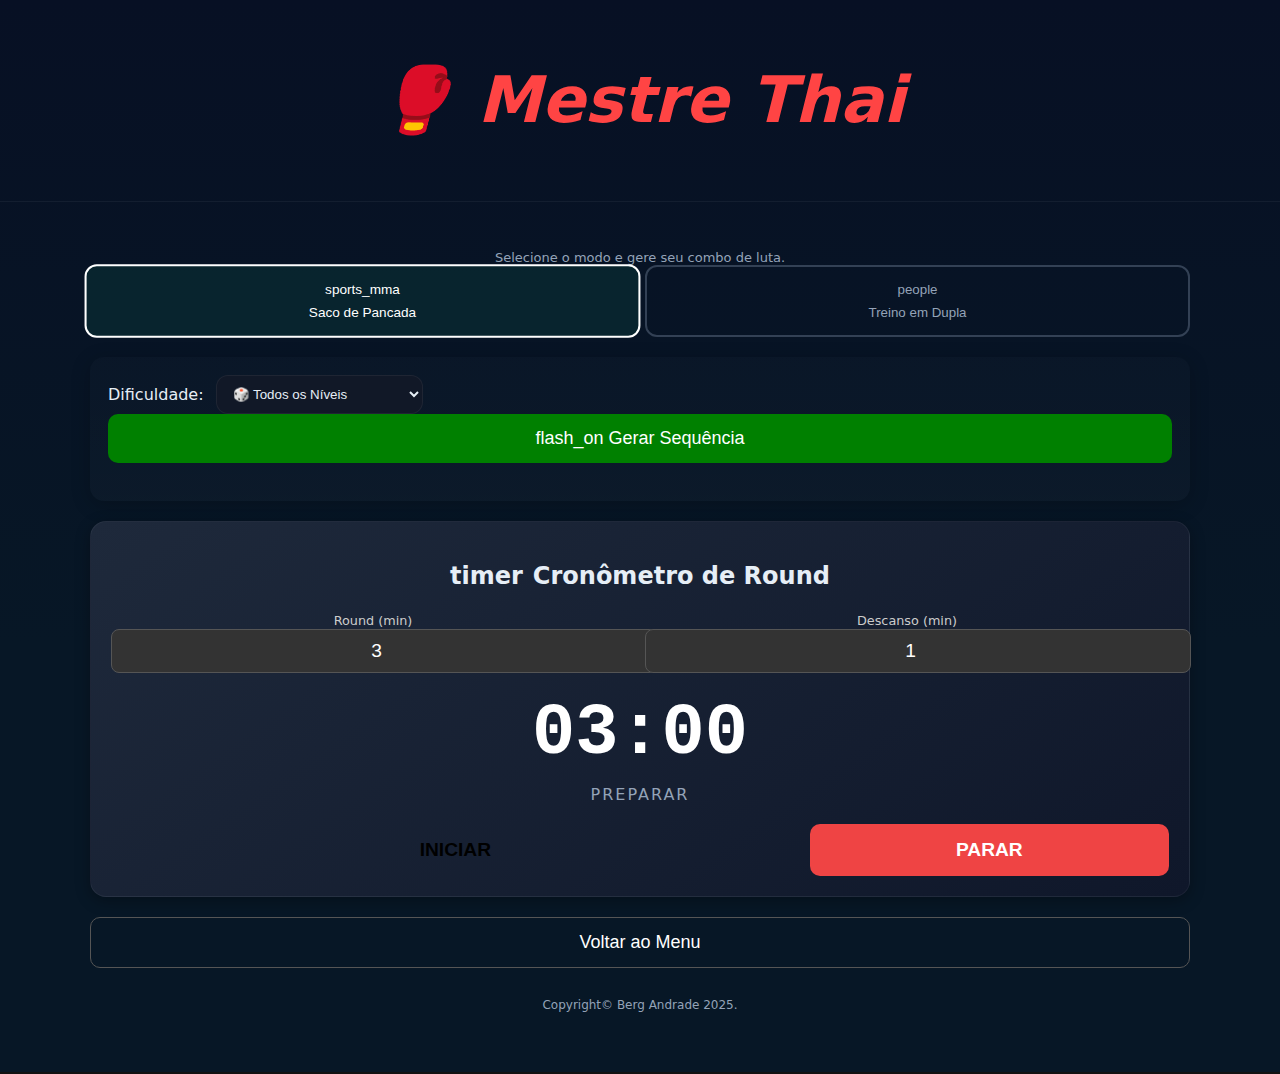
<file: muaythai.html>
<!DOCTYPE html>
<html lang="pt-BR">
<head>
    <meta charset="UTF-8">
    <meta name="viewport" content="width=device-width, initial-scale=1.0">
    <title>Mestre Muay Thai - TreinoFácil</title>
    <link rel="shortcut icon" href="img/logo_treinoFacil.png" type="image/png">
    <link href="https://fonts.googleapis.com/icon?family=Material+Icons+Round" rel="stylesheet">
    <link rel="stylesheet" href="style.css">

    <!-- PWA -->
    <link rel="manifest" href="manifest.json">
    <meta name="theme-color" content="#10b981">

    <style>
        /* Estilos Exclusivos desta Página */
        .thai-card {
            background: linear-gradient(145deg, #1e293b, #0f172a);
            border: 1px solid rgba(255,255,255,0.05);
            border-radius: 16px;
            padding: 20px;
            margin-bottom: 20px;
            box-shadow: 0 4px 15px rgba(0,0,0,0.3);
        }

        .mode-selector {
            display: flex; gap: 10px; margin-bottom: 20px; justify-content: center;
        }
        
        .mode-btn {
            flex: 1; padding: 15px; border-radius: 12px; border: 2px solid #334155;
            background: transparent; color: #94a3b8; cursor: pointer; transition: 0.3s;
            display: flex; flex-direction: column; align-items: center; gap: 8px;
        }
        
        .mode-btn.active {
            border-color: var(--primary); background: rgba(16, 185, 129, 0.1);
            color: #fff; transform: scale(1.02);
        }

        .combo-display {
            display: none; text-align: center; animation: slideUp 0.4s ease;
        }

        .combo-title {
            font-size: 1.8rem; color: var(--gold); margin: 10px 0; text-transform: uppercase; letter-spacing: 1px;
        }

        .step-list {
            text-align: left; margin-top: 20px; background: rgba(0,0,0,0.2);
            padding: 15px; border-radius: 10px; border-left: 4px solid var(--primary);
        }

        .step-item {
            margin-bottom: 12px; display: flex; gap: 10px; align-items: flex-start;
        }

        .step-number {
            background: var(--primary); color: #000; font-weight: bold;
            width: 24px; height: 24px; border-radius: 50%; display: flex;
            align-items: center; justify-content: center; font-size: 0.8rem; flex-shrink: 0;
        }

        .tag {
            display: inline-block; padding: 4px 10px; border-radius: 20px;
            font-size: 0.7rem; text-transform: uppercase; font-weight: bold;
            margin-bottom: 10px;
        }
        .tag-saco { background: #ef4444; color: #fff; }
        .tag-dupla { background: #3b82f6; color: #fff; }

        @keyframes slideUp { from {opacity:0; transform:translateY(20px);} to {opacity:1; transform:translateY(0);} }
    </style>
</head>
<body>

<header> 
    <h1>🥊 Mestre Thai</h1>
</header>
  
<main class="container">
    
    <div class="info1">Selecione o modo e gere seu combo de luta.</div>

    <!-- Seletor de Modo -->
    <div class="mode-selector">
        <button class="mode-btn active" onclick="setMode('saco', this)">
            <span class="material-icons-round">sports_mma</span>
            Saco de Pancada
        </button>
        <button class="mode-btn" onclick="setMode('dupla', this)">
            <span class="material-icons-round">people</span>
            Treino em Dupla
        </button>
    </div>

    <div class="card">
        <div class="controls">
            <label>Dificuldade:</label>
            <select id="difficulty">
                <option value="todos">🎲 Todos os Níveis</option>
                <option value="iniciante">🟢 Iniciante (Básico)</option>
                <option value="intermediario">🟡 Intermediário (Combos)</option>
                <option value="avancado">🔴 Avançado (Técnico)</option>
            </select>
        </div>

        <button class="btn1" id="btnGerar" onclick="gerarCombo()">
            <span class="material-icons-round">flash_on</span> Gerar Sequência
        </button>
    </div>

    <!-- Timer de Intervalo (Round Timer) -->
<div class="thai-card" style="text-align: center; margin-top: 20px;">
    <h2 style="color: var(--primary); display: flex; align-items: center; justify-content: center; gap: 10px;">
        <span class="material-icons-round">timer</span> Cronômetro de Round
    </h2>

    <!-- Inputs de Configuração -->
    <div style="display: flex; gap: 10px; justify-content: center; margin: 20px 0;">
        <div style="flex: 1;">
            <label style="font-size: 0.8rem; color: #ccc;">Round (min)</label>
            <input type="number" id="roundTime" value="3" style="width: 100%; text-align: center; font-size: 1.2rem; background: #333; border: 1px solid #555; border-radius: 8px; padding: 10px; color: #fff;">
        </div>
        <div style="flex: 1;">
            <label style="font-size: 0.8rem; color: #ccc;">Descanso (min)</label>
            <input type="number" id="restTime" value="1" style="width: 100%; text-align: center; font-size: 1.2rem; background: #333; border: 1px solid #555; border-radius: 8px; padding: 10px; color: #fff;">
        </div>
    </div>

    <!-- Mostrador Gigante -->
    <div id="timerDisplay" style="font-size: 4.5rem; font-weight: bold; color: #fff; font-family: monospace; margin: 10px 0; transition: color 0.3s;">
        03:00
    </div>
    <div id="statusLabel" style="color: var(--muted); font-size: 1rem; margin-bottom: 20px; text-transform: uppercase; letter-spacing: 2px;">PREPARAR</div>

            <!-- Botões do Timer -->
    <div style="display: flex; gap: 10px; margin-top: 20px;">
        <button id="btnStartTimer" onclick="toggleFightTimer()" style="flex: 2; padding: 15px; font-size: 1.2rem; font-weight: bold; background: var(--primary); color: #000; border: none; border-radius: 10px; cursor: pointer;">
            INICIAR
        </button>
        
        <button onclick="resetFightTimer()" style="flex: 1; padding: 15px; font-size: 1.2rem; font-weight: bold; background: #ef4444; color: #fff; border: none; border-radius: 10px; cursor: pointer;">
            PARAR
        </button>
    </div>

    </div>

<!-- Som do Gongo (Reutilizando o mesmo arquivo) -->
<audio id="fightGong" src="audio/gong-sound2.mp3" preload="auto"></audio>


    <!-- Área de Resultado -->
    <div id="resultado" class="thai-card combo-display">
        <span id="tagTipo" class="tag"></span>
        <h2 id="nomeCombo" class="combo-title"></h2>
        
        <div id="visualizacao" style="font-size: 1.2rem; margin: 15px 0; color: #fff;">
            <!-- Ex: Jab + Direto + Chute -->
        </div>

        <div class="step-list" id="passoApasso">
            <!-- Passos inseridos via JS -->
        </div>

        <div style="margin-top: 20px; color: var(--muted); font-size: 0.9rem;">
            💡 <span id="dicaMestre"></span>
        </div>
    </div>

    <button class="btn2" onclick="window.location.href='treino.html'" style="background: transparent; border: 1px solid #555;">
        Voltar ao Menu
    </button>

    <footer>Copyright&copy; Berg Andrade 2025.</footer>

</main>

<script>
    // =========================================
    // 🧠 CÉREBRO TÉCNICO (Dicionário de Movimentos)
    // =========================================
    // O sistema consulta aqui para explicar qualquer golpe automaticamente
    const DICIONARIO_TECNICO = {
        "Jab": "Lance a mão da frente rápida e reta, protegendo o queixo com o ombro.",
        "Direto": "Gire o quadril e o pé de trás, lançando a mão de trás com força.",
        "Cruzado": "Cotovelo a 90 graus, gire o tronco e bata na lateral.",
        "Gancho": "Bata de baixo para cima, buscando o queixo ou fígado.",
        "Uppercut": "Flexione o joelho e exploda para cima com o soco.",
        "Chute Low Kick": "Dê um passo diagonal, gire o quadril e bata com a canela na coxa.",
        "Chute Médio (Costela)": "Gire todo o corpo, braço de bloqueio esticado, canela na costela.",
        "Chute Alto (High Kick)": "Exige flexibilidade. Mire no pescoço/cabeça girando o pé de apoio.",
        "Teep (Frontal)": "Levante o joelho e empurre com a sola do pé para afastar.",
        "Joelhada Frontal": "Segure (clinch) imaginário, projete o quadril para frente e bata com o joelho.",
        "Joelhada Voadora": "Salte trocando a base no ar e projete o joelho.",
        "Cotovelada Horizontal": "Corte o ar na horizontal, acertando com a ponta do cotovelo.",
        "Cotovelada Ascendente": "Passe o cotovelo entre a guarda do oponente, subindo.",
        "Cotovelada Giratória": "Gire o corpo de costas e acerte o cotovelo cego.",
        "Bloqueio (Check)": "Levante a perna com a canela virada para fora para defender o chute.",
        "Esquiva": "Mova o tronco ou a cabeça para sair da trajetória do golpe.",
        "Clinch": "Domine o pescoço do oponente com as duas mãos por dentro.",
        "Switch (Troca Base)": "Troque a posição dos pés rapidamente para chutar com a perna da frente."
    };

    // =========================================
    // 🥊 BANCO DE DADOS MASSIVO (As Sequências)
    // =========================================
    const DATABASE_COMBOS = [
        
        // ---------------------------------------------------------
        // 🟢 SACO DE PANCADA - INICIANTE (Foco: Base e Linha Reta)
        // ---------------------------------------------------------
        { t: 'saco', n: 'iniciante', nome: "O Clássico", seq: ["Jab", "Direto", "Chute Low Kick"] },
        { t: 'saco', n: 'iniciante', nome: "Abertura de Guarda", seq: ["Jab", "Jab", "Direto"] },
        { t: 'saco', n: 'iniciante', nome: "Empurra e Chuta", seq: ["Teep (Frontal)", "Chute Médio (Costela)"] },
        { t: 'saco', n: 'iniciante', nome: "Boxe Básico", seq: ["Jab", "Cruzado", "Chute Low Kick"] },
        { t: 'saco', n: 'iniciante', nome: "Joelho Simples", seq: ["Jab", "Direto", "Joelhada Frontal"] },
        { t: 'saco', n: 'iniciante', nome: "Blitz de Soco", seq: ["Jab", "Direto", "Cruzado", "Direto"] },
        { t: 'saco', n: 'iniciante', nome: "Chute Duplo", seq: ["Chute Médio (Costela)", "Chute Médio (Costela)"] },
        { t: 'saco', n: 'iniciante', nome: "Contra-Ataque Base", seq: ["Bloqueio (Check)", "Chute Médio (Costela)"] },
        { t: 'saco', n: 'iniciante', nome: "Distância", seq: ["Teep (Frontal)", "Direto", "Teep (Frontal)"] },
        { t: 'saco', n: 'iniciante', nome: "Cruzado Final", seq: ["Direto", "Cruzado", "Chute Low Kick"] },
        { t: 'saco', n: 'iniciante', nome: "Uppercut Setup", seq: ["Jab", "Uppercut", "Cruzado"] },
        { t: 'saco', n: 'iniciante', nome: "Corpo e Cabeça", seq: ["Jab", "Gancho", "Chute Low Kick"] },
        { t: 'saco', n: 'iniciante', nome: "Simples e Eficaz", seq: ["Direto", "Chute Médio (Costela)"] },
        { t: 'saco', n: 'iniciante', nome: "Avanço", seq: ["Jab", "Passo a frente", "Joelhada Frontal"] },
        { t: 'saco', n: 'iniciante', nome: "Saída Lateral", seq: ["Jab", "Esquiva", "Chute Low Kick"] },

        // ---------------------------------------------------------
        // 🟡 SACO DE PANCADA - INTERMEDIÁRIO (Foco: Cotovelos e Cruzados)
        // ---------------------------------------------------------
        { t: 'saco', n: 'intermediario', nome: "Combo Holandês", seq: ["Gancho", "Cruzado", "Chute Low Kick"] },
        { t: 'saco', n: 'intermediario', nome: "Navalha", seq: ["Direto", "Cotovelada Horizontal", "Joelhada Frontal"] },
        { t: 'saco', n: 'intermediario', nome: "Troca Base", seq: ["Jab", "Switch (Troca Base)", "Chute Médio (Costela)"] },
        { t: 'saco', n: 'intermediario', nome: "Falso Teep", seq: ["Teep (Frontal)", "Direto", "Cotovelada Ascendente"] },
        { t: 'saco', n: 'intermediario', nome: "Quebra Costela", seq: ["Cruzado", "Chute Médio (Costela)", "Chute Médio (Costela)"] },
        { t: 'saco', n: 'intermediario', nome: "Upper Mortal", seq: ["Jab", "Uppercut", "Cotovelada Horizontal"] },
        { t: 'saco', n: 'intermediario', nome: "Clinch Fake", seq: ["Jab", "Mão esticada (fake)", "Cotovelada Cortante"] },
        { t: 'saco', n: 'intermediario', nome: "Recuo e Ataque", seq: ["Teep (Frontal)", "Passo atrás", "Chute Alto (High Kick)"] },
        { t: 'saco', n: 'intermediario', nome: "Linha de Cintura", seq: ["Jab", "Gancho no Fígado", "Chute Low Kick"] },
        { t: 'saco', n: 'intermediario', nome: "Cotovelo Duplo", seq: ["Cotovelada Horizontal", "Cotovelada de Volta", "Joelhada"] },
        
        // ---------------------------------------------------------
        // 🔴 SACO DE PANCADA - AVANÇADO (Foco: Giros e Fintas)
        // ---------------------------------------------------------
        { t: 'saco', n: 'avancado', nome: "O Tornado", seq: ["Jab", "Cotovelada Giratória", "Chute Alto (High Kick)"] },
        { t: 'saco', n: 'avancado', nome: "Superman", seq: ["Finta de Chute", "Superman Punch (Direto saltando)", "Chute Low Kick"] },
        { t: 'saco', n: 'avancado', nome: "Joelho Voador", seq: ["1-2 (Jab Direto)", "Segura Saco", "Joelhada Voadora"] },
        { t: 'saco', n: 'avancado', nome: "Matador de Guarda", seq: ["Teep (Frontal)", "Finta Teep", "Cotovelada Ascendente", "Joelhada"] },
        { t: 'saco', n: 'avancado', nome: "Saenchai Style", seq: ["Esquiva para trás", "Chute na perna de apoio (rasteira)", "Chute Alto"] },
        { t: 'saco', n: 'avancado', nome: "Cotovelo Reverso", seq: ["Direto", "Esquiva lateral", "Cotovelada Giratória"] },
        { t: 'saco', n: 'avancado', nome: "Combo 8 Armas", seq: ["Chute", "Soco", "Cotovelo", "Joelho"] },
        { t: 'saco', n: 'avancado', nome: "Chute Giratório", seq: ["Jab", "Direto", "Chute Giratório"] },
        { t: 'saco', n: 'avancado', nome: "Ataque Surpresa", seq: ["Finta de Jab", "Finta de Direto", "Chute Alto (High Kick)"] },
        { t: 'saco', n: 'avancado', nome: "Flow State", seq: ["Movimente-se constantemente", "Misture golpes", "Mantenha a fluidez"] },

        // ---------------------------------------------------------
        // 🔵 DUPLA / SPARRING (Foco: Ação e Reação)
        // ---------------------------------------------------------
        { t: 'dupla', n: 'iniciante', nome: "Bate e Bloqueia", seq: ["A: Chute Low Kick", "B: Bloqueio (Check)", "B: Responde Chute"] },
        { t: 'dupla', n: 'iniciante', nome: "1-2 e Esquiva", seq: ["A: Jab Direto", "B: Bloqueia e Esquiva", "B: Cruzado resposta"] },
        { t: 'dupla', n: 'iniciante', nome: "Ping Pong de Chute", seq: ["A: Chute Costela", "B: Bloqueia e Chuta", "A: Bloqueia e Chuta"] },
        { t: 'dupla', n: 'iniciante', nome: "Defesa de Teep", seq: ["A: Teep", "B: Desvia com a mão", "B: Entra com Direto"] },
        { t: 'dupla', n: 'iniciante', nome: "Simples e Eficaz", seq: ["A: Jab", "A: Direto", "B: Bloqueia e Responde com Chute"] },
        { t: 'dupla', n: 'iniciante', nome: "Clinch Básico", seq: ["A: Jab", "B: Entra em Clinch", "A: Joelhada Frontal"] },
        { t: 'dupla', n: 'iniciante', nome: "Reação ao Gancho", seq: ["A: Gancho", "B: Bloqueia e Esquiva", "B: Responde com Cruzado"] },
        { t: 'dupla', n: 'iniciante', nome: "Troca de Base Simples", seq: ["A: Jab", "B: Switch (Troca Base)", "B: Chute Low Kick"] },
        { t: 'dupla', n: 'iniciante', nome: "Combo de Socos", seq: ["A: Jab", "A: Direto", "B: Bloqueia e Responde com Cruzado"] },
        { t: 'dupla', n: 'iniciante', nome: "Joelhada no Clinch", seq: ["A: Jab", "B: Entra em Clinch", "A: Joelhada Frontal"] },
        
        { t: 'dupla', n: 'intermediario', nome: "Cruzado e Gancho", seq: ["A: Cruzado", "B: Bloqueia e Esquiva", "B: Gancho de Resposta"] },
        { t: 'dupla', n: 'intermediario', nome: "Finta de Chute", seq: ["A: Finta de Chute", "B: Reage ao falso", "B: Direto ou Chute"] },
        { t: 'dupla', n: 'intermediario', nome: "Clinch Básico", seq: ["Entrada em Clinch", "A: Joelhada Lateral", "B: Gira o parceiro"] },
        { t: 'dupla', n: 'intermediario', nome: "Pega Chute", seq: ["A: Chute Médio", "B: Segura a perna", "B: Rasteira ou Soco"] },
        { t: 'dupla', n: 'intermediario', nome: "Contra Cruzado", seq: ["A: Cruzado", "B: Bloqueio Alto", "B: Cotovelada ou Joelho"] },
        { t: 'dupla', n: 'intermediario', nome: "Finta e Ataca", seq: ["A: Finta de Jab", "B: Reage ao falso", "A: Direto ou Chute"] },
        { t: 'dupla', n: 'intermediario', nome: "Esquiva e Contra-Ataca", seq: ["A: Jab", "A: Direto", "B: Esquiva lateral", "B: Responde com Cruzado", "B: Chute na Perna"] },
        { t: 'dupla', n: 'intermediario', nome: "Troca de Base em Dupla", seq: ["A: Jab", "B: Switch (Troca Base)", "B: Chute Médio"] },
        { t: 'dupla', n: 'intermediario', nome: "Combo de Cotoveladas", seq: ["A: Jab", "Cotovelada Horizontal", "B: Bloqueia e Responde com Cotovelada Ascendente"] },
        { t: 'dupla', n: 'intermediario', nome: "Joelhada no Clinch", seq: ["A: Entra em Clinch", "B: Joelhada Frontal", "A: Empurra e Sai"] },
        { t: 'dupla', n: 'intermediario', nome: "Reação ao Teep", seq: ["A: Teep (Frontal)", "B: Desvia e Entra com Direto", "B: Chute Low Kick"] },

        { t: 'dupla', n: 'avancado', nome: "Cruzado e Cotovelada", seq: ["A: Cruzado", "B: Bloqueia e Esquiva", "B: Cotovelada Giratória"] },
        { t: 'dupla', n: 'avancado', nome: "Clinch Pro", seq: ["Clinch", "Desequilíbrio (Banda)", "Cotovelada na saída"] },
        { t: 'dupla', n: 'avancado', nome: "Sparring Técnico", seq: ["Luta simulada", "Apenas 20% de força", "Foco na técnica"] },
        { t: 'dupla', n: 'avancado', nome: "Varrida", seq: ["A: Chute Alto", "B: Esquiva abaixando", "B: Low Kick na base"] },
        { t: 'dupla', n: 'avancado', nome: "Combo Avançado", seq: ["A: Jab", "A: Direto", "B: Bloqueio e Esquiva", "B: Cotovelada Giratória", "A: Chute Alto"] },
        { t: 'dupla', n: 'avancado', nome: "Reação Rápida", seq: ["A: Ataque surpresa", "B: Reage em 1 segundo", "B: Contra-Ataca com tudo"] },
        { t: 'dupla', n: 'avancado', nome: "Jogo de Pés", seq: ["Movimente-se constantemente", "Use fintas de pés", "Ataque em ângulos inesperados"] },
        {}
    ];

    // =========================================
    // ⚙️ LÓGICA DO PROGRAMA
    // =========================================
    let modoAtual = 'saco';

    function setMode(modo, btn) {
        modoAtual = modo;
        document.querySelectorAll('.mode-btn').forEach(b => b.classList.remove('active'));
        btn.classList.add('active');
    }

    function gerarCombo() {
        const dificuldade = document.getElementById('difficulty').value;
        const display = document.getElementById('resultado');
        const listaPassos = document.getElementById('passoApasso');
        
        // 1. Filtra o Banco de Dados
        let candidatos = DATABASE_COMBOS.filter(c => c.t === modoAtual);
        
        if (dificuldade !== 'todos') {
            candidatos = candidatos.filter(c => c.n === dificuldade);
        }

        if (candidatos.length === 0) {
            alert("Ops! Adicione mais combos neste nível.");
            return;
        }

        // 2. Sorteia (Random)
        const sorteado = candidatos[Math.floor(Math.random() * candidatos.length)];

        // 3. Renderiza Título e Tags
        document.getElementById('tagTipo').className = `tag tag-${sorteado.t}`;
        document.getElementById('tagTipo').innerText = sorteado.t === 'saco' ? 'Saco de Pancada' : 'Treino em Dupla';
        document.getElementById('nomeCombo').innerText = sorteado.nome;
        
        // 4. Renderiza Sequência Visual
        document.getElementById('visualizacao').innerHTML = sorteado.seq.join(" <span style='color:var(--primary)'>➜</span> ");

        // 5. GERAÇÃO AUTOMÁTICA DE PASSOS (O Segredo!)
        // O sistema lê o golpe e busca a explicação no dicionário técnico
        let htmlPassos = "";
        
        sorteado.seq.forEach((golpe, index) => {
            // Tenta achar a explicação exata ou uma genérica
            let explicacao = "Execute o movimento com técnica e velocidade.";
            
            // Busca inteligente no dicionário (Keywords)
            for (const chave in DICIONARIO_TECNICO) {
                if (golpe.includes(chave)) {
                    explicacao = DICIONARIO_TECNICO[chave];
                    break;
                }
            }

            htmlPassos += `
                <div class="step-item">
                    <div class="step-number">${index + 1}</div>
                    <div>
                        <strong>${golpe}:</strong><br>
                        <span style="font-size:0.9em; color:#ccc">${explicacao}</span>
                    </div>
                </div>
            `;
        });

        listaPassos.innerHTML = htmlPassos;
        
        // Dica Aleatória
        const dicas = [
            "Mantenha a guarda alta o tempo todo!",
            "Solte o ar ao bater (faça o som 'Shhh').",
            "Gire o quadril para ganhar potência.",
            "Não cruze as pernas ao caminhar.",
            "Fique leve na ponta dos pés."
        ];
        document.getElementById('dicaMestre').innerText = dicas[Math.floor(Math.random() * dicas.length)];

        // Animação
        display.style.display = 'none';
        setTimeout(() => {
            display.style.display = 'block';
            display.scrollIntoView({ behavior: 'smooth' });
        }, 100);
    }

        // =========================================
    // ⏱️ LÓGICA DO ROUND TIMER (LUTA/DESCANSO)

    let fightInterval = null;
    let fightSeconds = 0;
    let isRunning = false;  
    let currentMode = 'round'; // 'round' ou 'rest'

    const display = document.getElementById('timerDisplay');
    const statusLbl = document.getElementById('statusLabel');
    const btnTimer = document.getElementById('btnStartTimer');
    const gong = document.getElementById('fightGong');

    function toggleFightTimer() {
        if (isRunning) {
            // Pausar
            clearInterval(fightInterval);
            isRunning = false;
            btnTimer.innerText = "CONTINUAR";
            btnTimer.style.background = "#fbbf24"; // Amarelo
        } else {
            // Iniciar / Continuar
            if (fightSeconds <= 0) {
                setupRound(); // Começa do zero se estiver zerado
            }
            startTick();
            btnTimer.innerText = "PAUSAR";
            btnTimer.style.background = "#38bdf8"; // Azul
        }
    }

    function resetFightTimer() {
        // Para tudo e zera
        clearInterval(fightInterval);
        isRunning = false;
        fightSeconds = 0;
        currentMode = 'round';

        // Reseta visual
        const rMin = parseInt(document.getElementById('roundTime').value) || 3;
        display.innerText = `${rMin.toString().padStart(2,'0')}:00`;
        
        statusLbl.innerText = "PREPARAR";
        statusLbl.style.color = "var(--muted)";
        display.style.color = "#fff";
        
        btnTimer.innerText = "INICIAR";
        btnTimer.style.background = "var(--primary)"; // Verde
    }

    function setupRound() {
        const rMin = parseInt(document.getElementById('roundTime').value) || 3;
        fightSeconds = rMin * 60;
        currentMode = 'round';
        updateVisuals('LUTAR!', '#10b981', '#fff'); // Verde
        try { gong.play(); } catch(e){}
    }

    function setupRest() {
        const rMin = parseInt(document.getElementById('restTime').value) || 1;
        fightSeconds = rMin * 60;
        currentMode = 'rest';
        updateVisuals('DESCANSO', '#38bdf8', '#38bdf8'); // Azul
        try { gong.play(); } catch(e){}
    }

    function startTick() {
        isRunning = true;
        fightInterval = setInterval(() => {
            fightSeconds--;
            updateDisplayFormatted();

            if (fightSeconds < 0) {
                clearInterval(fightInterval);
                if (currentMode === 'round') {
                    setupRest();
                    startTick();
                } else {
                    setupRound();
                    startTick();
                }
            }
        }, 1000);
    }

    function updateDisplayFormatted() {
        // Evita mostrar números negativos na transição
        let sTotal = Math.max(0, fightSeconds);
        let m = Math.floor(sTotal / 60);
        let s = sTotal % 60;
        display.innerText = `${m.toString().padStart(2,'0')}:${s.toString().padStart(2,'0')}`;
    }

    function updateVisuals(text, colorLabel, colorTime) {
        statusLbl.innerText = text;
        statusLbl.style.color = colorLabel;
        display.style.color = colorTime;
    }


        function setupRound() {
            const rMin = parseInt(document.getElementById('roundTime').value) || 3;
            fightSeconds = rMin * 60;
            currentMode = 'round';
            updateVisuals('LUTAR!', '#10b981', '#fff'); // Verde
            gong.play();
        }

        function setupRest() {
            const rMin = parseInt(document.getElementById('restTime').value) || 1;
            fightSeconds = rMin * 60;
            currentMode = 'rest';
            updateVisuals('DESCANSO', '#38bdf8', '#38bdf8'); // Azul
            gong.play();
        }

    function startTick() {
        isRunning = true;
        isFighting = true;
        
        fightInterval = setInterval(() => {
            fightSeconds--;
            updateDisplayFormatted();

            if (fightSeconds <= 0) {
                clearInterval(fightInterval);
                if (currentMode === 'round') {
                    setupRest(); // Acabou round, vai pra descanso
                    startTick();
                } else {
                    setupRound(); // Acabou descanso, volta pro round
                    startTick();
                }
            }
        }, 1000);
    }

    function updateDisplayFormatted() {
        let m = Math.floor(fightSeconds / 60);
        let s = fightSeconds % 60;
        display.innerText = `${m.toString().padStart(2,'0')}:${s.toString().padStart(2,'0')}`;
    }

    function updateVisuals(text, colorLabel, colorTime) {
        statusLbl.innerText = text;
        statusLbl.style.color = colorLabel;
        display.style.color = colorTime;
    }


</script>


</body>
</html>
</file>
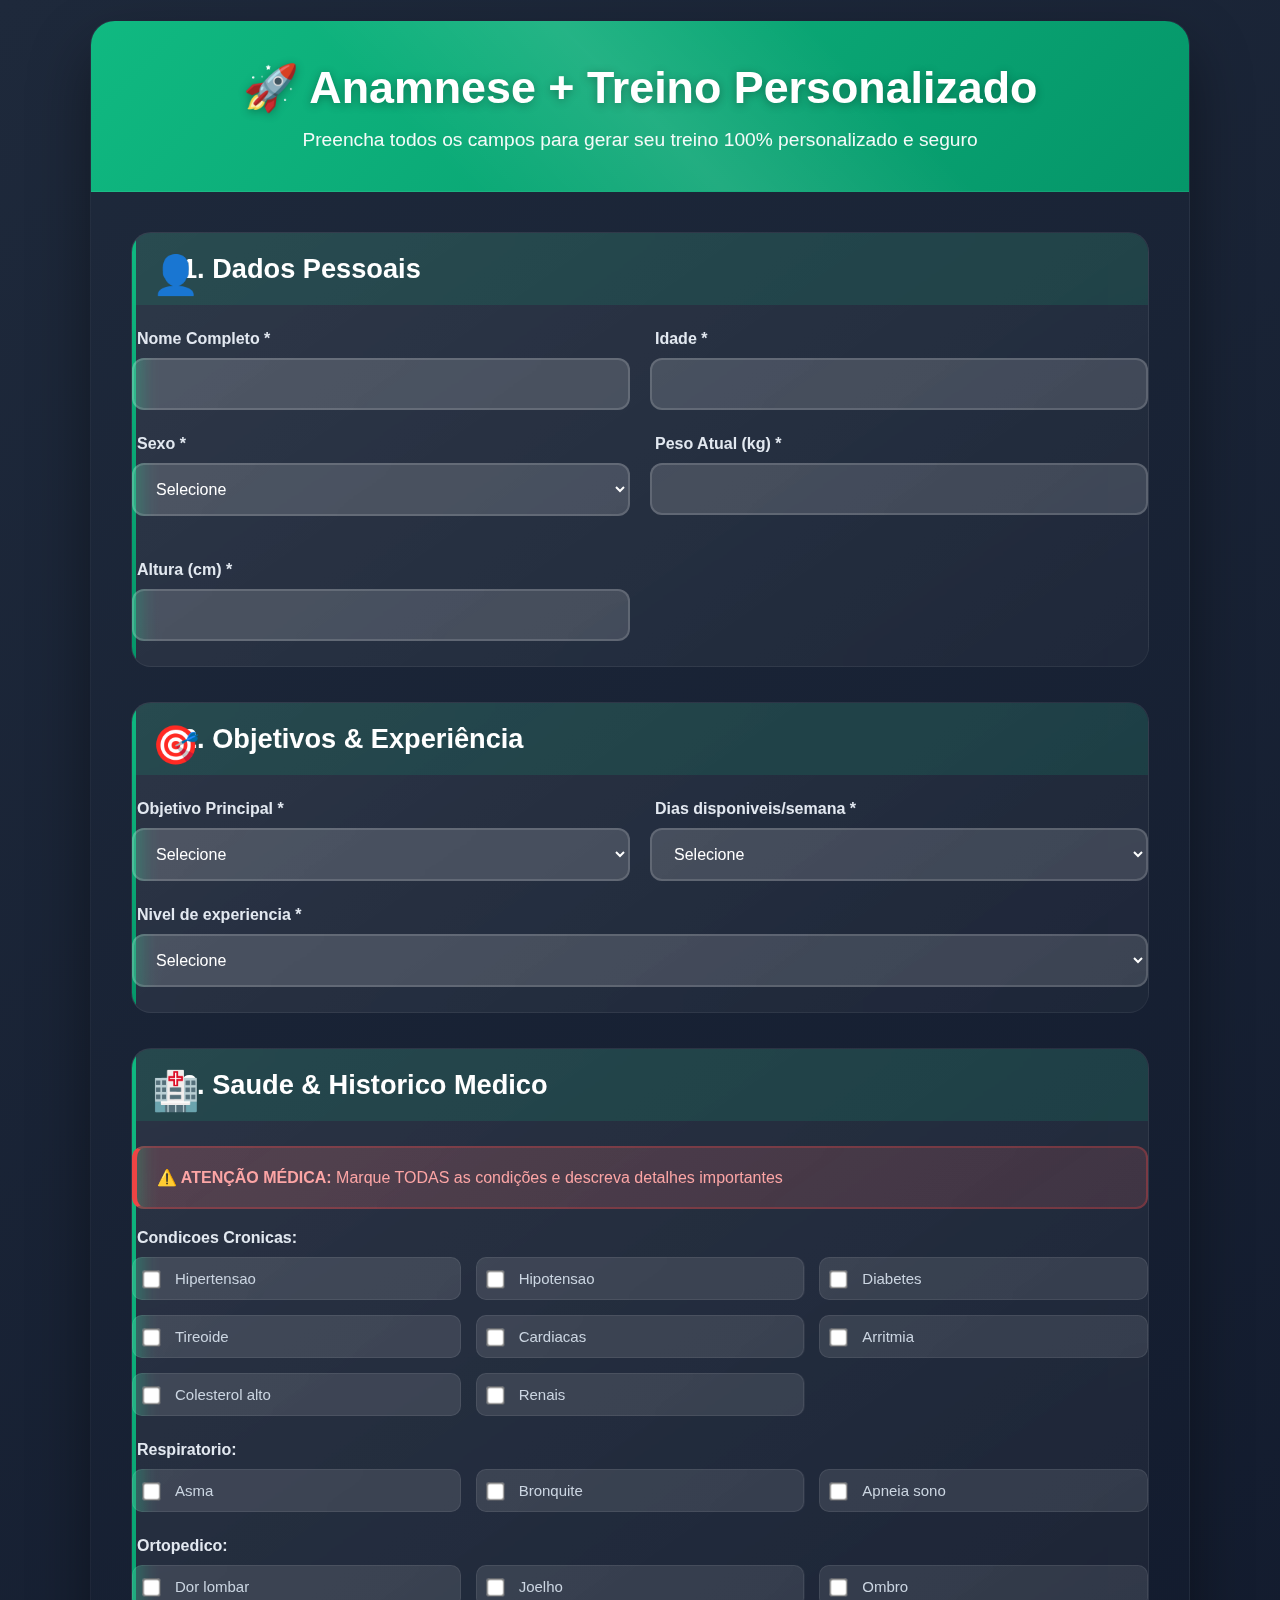
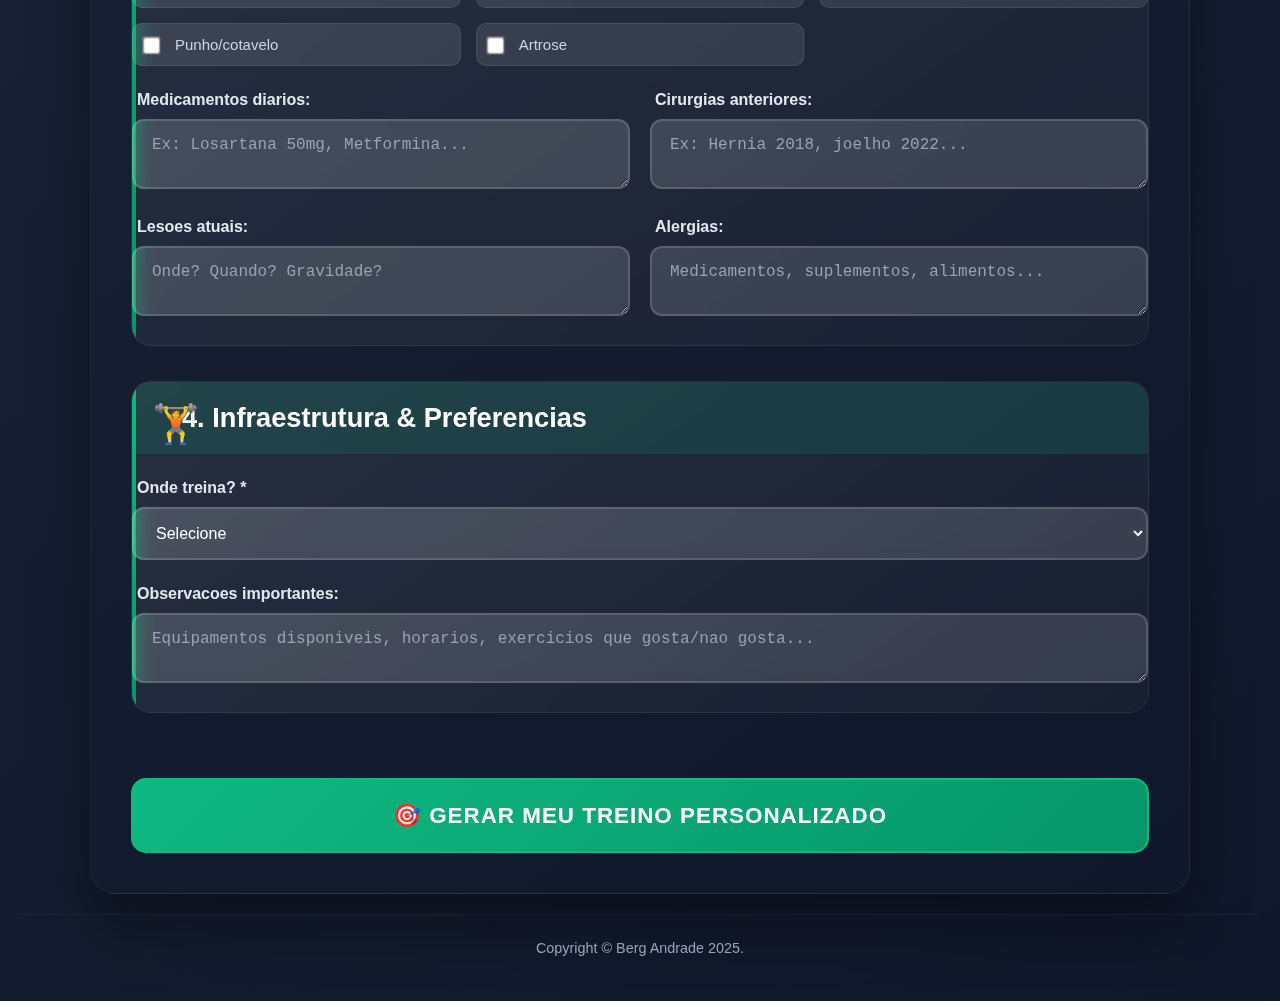
<file: treino_personalizado.html>
<!DOCTYPE html>
<html lang="pt-BR">
<head>
    <meta charset="UTF-8">
    <meta name="viewport" content="width=device-width, initial-scale=1.0">
    <meta name="theme-color" content="#10b981">
    <title>🏋️ Anamnese + Treino COMPLETO</title>
    <script src="https://cdnjs.cloudflare.com/ajax/libs/jspdf/2.5.1/jspdf.umd.min.js"></script>
    <style>
        /* VARIÁVEIS THAI */
        :root {
            --primary: #10b981;
            --gold: #f59e0b;
            --dark1: #1e293b;
            --dark2: #0f172a;
            --glass: rgba(255,255,255,0.05);
        }

        * { margin: 0; padding: 0; box-sizing: border-box; }
        body { 
            font-family: 'Segoe UI', Tahoma, Geneva, Verdana, sans-serif; 
            background: linear-gradient(145deg, var(--dark1), var(--dark2));
            min-height: 100vh; padding: 20px;
        }
        
        .container { 
            max-width: 1100px; margin: 0 auto; 
            background: linear-gradient(145deg, var(--dark1), var(--dark2));
            border: 1px solid var(--glass);
            border-radius: 25px; 
            box-shadow: 0 30px 60px rgba(0,0,0,0.4); overflow: hidden;
            backdrop-filter: blur(10px);
        }
        
        .header { 
            background: linear-gradient(135deg, var(--primary), #059669);
            border-bottom: 1px solid var(--glass);
            color: white; padding: 40px; text-align: center;
            position: relative;
        }
        .header::before {
            content: ''; position: absolute; top: 0; left: 0; right: 0; bottom: 0;
            background: linear-gradient(45deg, transparent 30%, rgba(255,255,255,0.1) 50%, transparent 70%);
            animation: shine 3s infinite;
        }
        @keyframes shine {
            0% { transform: translateX(-100%); }
            100% { transform: translateX(100%); }
        }
        .header h1 { 
            font-size: 2.8em; margin-bottom: 15px; 
            text-shadow: 0 2px 10px rgba(0,0,0,0.3);
            position: relative; z-index: 1;
        }

        .form-container { padding: 40px; }
        .form-section { 
            margin-bottom: 35px; 
            background: linear-gradient(145deg, rgba(255,255,255,0.08), rgba(255,255,255,0.03));
            border: 1px solid var(--glass);
            border-radius: 20px; 
            backdrop-filter: blur(15px);
            position: relative;
            overflow: hidden;
        }
        .form-section::before {
            content: ''; position: absolute; left: 0; top: 0; bottom: 0; width: 4px;
            background: linear-gradient(to bottom, var(--primary), #059669);
        }
        
        .section-title { 
            font-size: 1.7em; color: #fff; 
            margin-bottom: 25px; padding: 20px 30px 20px 50px;
            background: rgba(16, 185, 129, 0.15);
            border-bottom: none;
            position: relative;
            font-weight: 700;
        }
        .section-title::before {
            content: attr(data-icon); position: absolute; left: 20px; font-size: 1.4em;
        }

        .form-group { margin-bottom: 25px; }
        label { 
            display: block; margin-bottom: 10px; 
            font-weight: 600; color: #e2e8f0; 
            padding-left: 5px;
        }
        input, select, textarea { 
            width: 100%; padding: 15px 18px; 
            background: rgba(255,255,255,0.1);
            border: 2px solid rgba(255,255,255,0.15);
            border-radius: 12px; 
            font-size: 16px; color: #fff;
            backdrop-filter: blur(10px);
            transition: all 0.3s ease;
        }
        input::placeholder, textarea::placeholder { color: #94a3b8; }
        input:focus, select:focus, textarea:focus { 
            outline: none; 
            border-color: var(--primary); 
            background: rgba(255,255,255,0.15);
            box-shadow: 0 0 0 4px rgba(16, 185, 129, 0.2);
            transform: translateY(-2px);
        }

        .checkbox-grid { 
            display: grid; grid-template-columns: repeat(auto-fit, minmax(280px, 1fr)); 
            gap: 15px; margin-top: 10px;
        }
        .checkbox-item { 
            display: flex; align-items: flex-start; gap: 12px; 
            padding: 12px; background: rgba(255,255,255,0.05);
            border-radius: 10px; border: 1px solid rgba(255,255,255,0.08);
            transition: all 0.3s ease;
            backdrop-filter: blur(10px);
        }
        .checkbox-item:hover {
            background: rgba(16, 185, 129, 0.1);
            border-color: var(--primary);
        }
        input[type="checkbox"] { 
            width: auto; transform: scale(1.4); 
            margin-top: 3px; accent-color: var(--primary);
        }
        .checkbox-item label { 
            margin: 0; color: #cbd5e1; cursor: pointer;
            font-weight: 500; font-size: 15px;
        }

        .form-row { display: grid; grid-template-columns: 1fr 1fr; gap: 20px; }
        .medical-warning { 
            background: linear-gradient(145deg, rgba(239,68,68,0.15), rgba(220,38,38,0.1));
            border: 2px solid rgba(239,68,68,0.3);
            border-radius: 12px; 
            padding: 20px; margin: 20px 0; color: #fca5a5; 
            font-weight: 500; backdrop-filter: blur(10px);
            border-left: 5px solid #ef4444;
        }

        .btn-primary { 
            background: linear-gradient(135deg, var(--primary), #059669); 
            color: white; padding: 22px 60px; border: 2px solid var(--primary);
            border-radius: 15px; font-size: 1.4em; font-weight: 700; 
            cursor: pointer; width: 100%; transition: all 0.4s ease; 
            margin-top: 30px; position: relative; overflow: hidden;
            text-transform: uppercase; letter-spacing: 1px;
        }
        .btn-primary::before {
            content: ''; position: absolute; top: 0; left: -100%; width: 100%; height: 100%;
            background: linear-gradient(90deg, transparent, rgba(255,255,255,0.3), transparent);
            transition: 0.5s;
        }
        .btn-primary:hover:not(:disabled)::before { left: 100%; }
        .btn-primary:hover:not(:disabled) { 
            transform: translateY(-4px); 
            box-shadow: 0 25px 50px rgba(16,185,129,0.4);
            border-color: #fff;
        }
        .btn-primary:disabled { opacity: 0.6; cursor: not-allowed; }

        .btn-pdf, .btn-copy { 
            flex: 1; padding: 18px 30px; border: 2px solid;
            border-radius: 15px; font-size: 1.2em; font-weight: 700; 
            cursor: pointer; transition: all 0.3s ease; 
            display: flex; align-items: center; gap: 12px; justify-content: center;
            text-transform: uppercase; letter-spacing: 0.5px;
            backdrop-filter: blur(10px);
        }
        .btn-pdf { 
            background: linear-gradient(135deg, #f59e0b, #d97706);
            border-color: #f59e0b; color: white;
        }
        .btn-copy { 
            background: linear-gradient(135deg, #3b82f6, #2563eb);
            border-color: #3b82f6; color: white;
        }
        .btn-pdf:hover:not(:disabled), .btn-copy:hover { 
            transform: translateY(-3px); 
            box-shadow: 0 20px 40px rgba(0,0,0,0.3);
        }
        .btn-pdf:disabled, .btn-copy:disabled { opacity: 0.6; cursor: not-allowed; }

        .loading, .error, .success { 
            display: none; padding: 30px; border-radius: 20px; 
            margin-top: 25px; border-left: 5px solid;
            backdrop-filter: blur(15px);
        }
        .loading { 
            background: linear-gradient(145deg, rgba(16,185,129,0.2), rgba(16,185,129,0.1));
            border-left-color: var(--primary); color: #d1fae5;
        }
        .error { 
            background: linear-gradient(145deg, rgba(239,68,68,0.2), rgba(239,68,68,0.1));
            border-left-color: #ef4444; color: #fca5a5;
        }
        .success { 
            background: linear-gradient(145deg, rgba(16,185,129,0.2), rgba(16,185,129,0.1));
            border-left-color: var(--primary); color: #d1fae5;
        }

        .treino-container { 
            background: linear-gradient(145deg, rgba(255,255,255,0.08), rgba(255,255,255,0.03));
            border: 1px solid var(--glass);
            border-radius: 15px; padding: 25px; 
            border-left: 5px solid var(--primary);
            margin-top: 20px; white-space: pre-wrap; 
            font-family: 'Segoe UI', Tahoma, Geneva, Verdana, sans-serif; 
            line-height: 1.7; max-height: 700px; 
            overflow-y: auto; font-size: 15px; color: #e2e8f0;
            backdrop-filter: blur(15px);
        }

        .btn-group { 
            display: flex; gap: 15px; flex-wrap: wrap; margin-top: 25px; 
            justify-content: center;
        }

        footer {
            text-align: center; padding: 25px; 
            color: #94a3b8; font-size: 0.9rem; 
            border-top: 1px solid var(--glass);
            backdrop-filter: blur(10px);
            margin-top: 20px;
        }

        @media (max-width: 768px) { 
            .form-row { grid-template-columns: 1fr; }
            .form-container { padding: 20px; }
            .header h1 { font-size: 2.2em; }
            .btn-group { flex-direction: column; }
            .btn-pdf, .btn-copy { width: 100%; }
            body { padding: 10px; }
        }
    </style>
</head>
<body>
    <div class="container">
        <div class="header">
            <h1>🚀 Anamnese + Treino Personalizado</h1>
            <p style="font-size: 1.2em; margin-top: 10px; opacity: 0.95;">Preencha todos os campos para gerar seu treino 100% personalizado e seguro</p>
        </div>

        <div class="form-container">
            <form id="anamneseForm">
                <!-- 1. DADOS PESSOAIS -->
                <div class="form-section">
                    <h2 class="section-title" data-icon="👤">1. Dados Pessoais</h2>
                    <div class="form-row">
                        <div class="form-group">
                            <label>Nome Completo *</label>
                            <input type="text" id="nome" required>
                        </div>
                        <div class="form-group">
                            <label>Idade *</label>
                            <input type="number" id="idade" min="16" max="80" required>
                        </div>
                    </div>
                    <div class="form-row">
                        <div class="form-group">
                            <label>Sexo *</label>
                            <select id="sexo" required>
                                <option value="">Selecione</option>
                                <option value="Masculino">Masculino</option>
                                <option value="Feminino">Feminino</option>
                            </select>
                        </div>
                        <div class="form-group">
                            <label>Peso Atual (kg) *</label>
                            <input type="number" id="peso" step="0.1" required>
                        </div>
                        <div class="form-group">
                            <label>Altura (cm) *</label>
                            <input type="number" id="altura" required>
                        </div>
                    </div>
                </div>

                <!-- 2. OBJETIVOS -->
                <div class="form-section">
                    <h2 class="section-title" data-icon="🎯">2. Objetivos & Experiência</h2>
                    <div class="form-row">
                        <div class="form-group">
                            <label>Objetivo Principal *</label>
                            <select id="objetivo" required>
                                <option value="">Selecione</option>
                                <option value="Emagrecimento">Emagrecimento</option>
                                <option value="Hipertrofia">Hipertrofia muscular</option>
                                <option value="Forca">Forca maxima</option>
                                <option value="Resistencia">Resistencia cardiovascular</option>
                                <option value="Saude">Saude geral</option>
                            </select>
                        </div>
                        <div class="form-group">
                            <label>Dias disponiveis/semana *</label>
                            <select id="diasSemana" required>
                                <option value="">Selecione</option>
                                <option value="2">2 dias</option>
                                <option value="3">3 dias</option>
                                <option value="4">4 dias</option>
                                <option value="5">5 dias</option>
                                <option value="6">6 dias</option>
                            </select>
                        </div>
                    </div>
                    <div class="form-group">
                        <label>Nivel de experiencia *</label>
                        <select id="experiencia" required>
                            <option value="">Selecione</option>
                            <option value="Iniciante">Iniciante (0-6 meses)</option>
                            <option value="Intermediario">Intermediario (6m-2 anos)</option>
                            <option value="Avancado">Avancado (+2 anos)</option>
                        </select>
                    </div>
                </div>

                <!-- 3. SAÚDE -->
                <div class="form-section">
                    <h2 class="section-title" data-icon="🏥">3. Saude & Historico Medico</h2>
                    <div class="medical-warning">
                        <strong>⚠️ ATENÇÃO MÉDICA:</strong> Marque TODAS as condições e descreva detalhes importantes
                    </div>

                    <div class="form-group">
                        <label>Condicoes Cronicas:</label>
                        <div class="checkbox-grid">
                            <div class="checkbox-item"><input type="checkbox" id="hipertensao"><label for="hipertensao">Hipertensao</label></div>
                            <div class="checkbox-item"><input type="checkbox" id="hipotensao"><label for="hipotensao">Hipotensao</label></div>
                            <div class="checkbox-item"><input type="checkbox" id="diabetes"><label for="diabetes">Diabetes</label></div>
                            <div class="checkbox-item"><input type="checkbox" id="tireoide"><label for="tireoide">Tireoide</label></div>
                            <div class="checkbox-item"><input type="checkbox" id="cardiaco"><label for="cardiaco">Cardiacas</label></div>
                            <div class="checkbox-item"><input type="checkbox" id="arritmia"><label for="arritmia">Arritmia</label></div>
                            <div class="checkbox-item"><input type="checkbox" id="colesterol"><label for="colesterol">Colesterol alto</label></div>
                            <div class="checkbox-item"><input type="checkbox" id="renal"><label for="renal">Renais</label></div>
                        </div>
                    </div>

                    <div class="form-group">
                        <label>Respiratorio:</label>
                        <div class="checkbox-grid">
                            <div class="checkbox-item"><input type="checkbox" id="asma"><label for="asma">Asma</label></div>
                            <div class="checkbox-item"><input type="checkbox" id="bronquite"><label for="bronquite">Bronquite</label></div>
                            <div class="checkbox-item"><input type="checkbox" id="apneia"><label for="apneia">Apneia sono</label></div>
                        </div>
                    </div>

                    <div class="form-group">
                        <label>Ortopedico:</label>
                        <div class="checkbox-grid">
                            <div class="checkbox-item"><input type="checkbox" id="lombar"><label for="lombar">Dor lombar</label></div>
                            <div class="checkbox-item"><input type="checkbox" id="joelho"><label for="joelho">Joelho</label></div>
                            <div class="checkbox-item"><input type="checkbox" id="ombro"><label for="ombro">Ombro</label></div>
                            <div class="checkbox-item"><input type="checkbox" id="punho"><label for="punho">Punho/cotavelo</label></div>
                            <div class="checkbox-item"><input type="checkbox" id="artrose"><label for="artrose">Artrose</label></div>
                        </div>
                    </div>

                    <div class="form-row">
                        <div class="form-group">
                            <label>Medicamentos diarios:</label>
                            <textarea id="medicamentos" placeholder="Ex: Losartana 50mg, Metformina..."></textarea>
                        </div>
                        <div class="form-group">
                            <label>Cirurgias anteriores:</label>
                            <textarea id="cirurgias" placeholder="Ex: Hernia 2018, joelho 2022..."></textarea>
                        </div>
                    </div>

                    <div class="form-row">
                        <div class="form-group">
                            <label>Lesoes atuais:</label>
                            <textarea id="lesoes" placeholder="Onde? Quando? Gravidade?"></textarea>
                        </div>
                        <div class="form-group">
                            <label>Alergias:</label>
                            <textarea id="alergias" placeholder="Medicamentos, suplementos, alimentos..."></textarea>
                        </div>
                    </div>
                </div>

                <!-- 4. INFRAESTRUTURA -->
                <div class="form-section">
                    <h2 class="section-title" data-icon="🏋️">4. Infraestrutura & Preferencias</h2>
                    <div class="form-group">
                        <label>Onde treina? *</label>
                        <select id="local" required>
                            <option value="">Selecione</option>
                            <option value="Academia completa">Academia completa</option>
                            <option value="Academia casa">Academia em casa</option>
                            <option value="Ar livre">Ar livre</option>
                            <option value="Corpo livre">Apenas corpo</option>
                        </select>
                    </div>
                    <div class="form-group">
                        <label>Observacoes importantes:</label>
                        <textarea id="observacoes" placeholder="Equipamentos disponiveis, horarios, exercicios que gosta/nao gosta..."></textarea>
                    </div>
                </div>

                <button type="submit" class="btn-primary" id="btnGerar">
                    🎯 Gerar Meu Treino Personalizado
                </button>
            </form>

            <!-- Loading -->
            <div class="loading" id="loading">
                <h2>🤖 Gerando seu treino personalizado...</h2>
                <div style="font-size: 5em; margin: 30px 0;">⚡</div>
                <p>Analisando dados medicos + criando treino seguro (5-15 segundos)</p>
            </div>

            <!-- Error -->
            <div class="error" id="error"></div>

            <!-- Success -->
            <div class="success" id="success" style="display: none;">
                <h2>✅ <strong>Seu treino está pronto!</strong></h2>
                <div id="treinoContainer" class="treino-container"></div>
                
                <div class="btn-group">
                    <button onclick="gerarPDFTreino()" class="btn-pdf" id="btnPDF">
                        <span style="font-size: 1.4em;">📄</span>
                        Baixar PDF Profissional
                    </button>
                    <button onclick="copiarTreino()" class="btn-copy">
                        <span style="font-size: 1.4em;">📋</span>
                        Copiar WhatsApp
                    </button>
                </div>
            </div>
        </div>
    </div>
    
    <footer>
        Copyright © Berg Andrade 2025.
    </footer>

    <script>
        // ====================🔥 CONFIGURE SUA CHAVE DEEPSEEK API ====================
        const DEEPSEEK_API_KEY = 'sk-f4e543d49b3e40c89bcdd6200f0cbada';
        // ============================================================================

        document.getElementById('anamneseForm').addEventListener('submit', async (e) => {
            e.preventDefault();
            
            if (!DEEPSEEK_API_KEY || DEEPSEEK_API_KEY === 'SUA_CHAVE_DEEPSEEK_AQUI') {
                alert('❌ CONFIGURE SUA CHAVE API!\n\n1. Acesse: platform.deepseek.com → API Keys\n2. Crie uma nova chave\n3. Cole na linha onde está DEEPSEEK_API_KEY');
                return;
            }

            const btn = document.getElementById('btnGerar');
            const loading = document.getElementById('loading');
            const error = document.getElementById('error');
            const success = document.getElementById('success');
            
            loading.style.display = 'block';
            error.style.display = 'none';
            success.style.display = 'none';
            btn.disabled = true;
            btn.textContent = '⏳ Gerando...';

            try {
                const dados = coletarDadosFormulario();
                const treino = await chamarDeepSeekAPI(dados);
                
                document.getElementById('treinoContainer').textContent = treino;
                success.style.display = 'block';
                document.getElementById('btnPDF').disabled = false;
                
            } catch (err) {
                error.innerHTML = `
                    <h3>❌ Erro ao gerar treino</h3>
                    <p><strong>${err.message}</strong></p>
                    <p><em>• Chave API inválida ou sem saldo<br>• Sem conexão com internet<br>• Campos obrigatórios não preenchidos</em></p>
                `;
                error.style.display = 'block';
            } finally {
                loading.style.display = 'none';
                btn.disabled = false;
                btn.textContent = '🎯 Gerar Meu Treino Personalizado';
            }
        });

        function coletarDadosFormulario() {
            const condicoes = [];
            const checkboxes = [
                'hipertensao', 'hipotensao', 'diabetes', 'tireoide', 'cardiaco', 'arritmia',
                'colesterol', 'renal', 'asma', 'bronquite', 'apneia', 'lombar', 'joelho',
                'ombro', 'punho', 'artrose'
            ];
            
            checkboxes.forEach(id => {
                const checkbox = document.getElementById(id);
                if (checkbox && checkbox.checked) {
                    condicoes.push(checkbox.labels[0].textContent.trim());
                }
            });

            return {
                nome: document.getElementById('nome').value,
                idade: document.getElementById('idade').value,
                sexo: document.getElementById('sexo').value,
                peso: parseFloat(document.getElementById('peso').value),
                altura: parseFloat(document.getElementById('altura').value),
                objetivo: document.getElementById('objetivo').value,
                dias: document.getElementById('diasSemana').value,
                experiencia: document.getElementById('experiencia').value,
                medicamentos: document.getElementById('medicamentos').value || 'Nenhum',
                cirurgias: document.getElementById('cirurgias').value || 'Nenhuma',
                lesoes: document.getElementById('lesoes').value || 'Nenhuma',
                alergias: document.getElementById('alergias').value || 'Nenhuma',
                condicoes: condicoes.length ? condicoes.join(', ') : 'Nenhuma condicao',
                local: document.getElementById('local').value,
                observacoes: document.getElementById('observacoes').value || 'Nenhuma'
            };
        }

        async function chamarDeepSeekAPI(dados) {
            const imc = ((dados.peso / ((dados.altura/100) ** 2)).toFixed(1));
            
            const prompt = `Voce é uma personal trainer MEDICA especialista com 20+ anos de experiencia, na area fitnnes que sempre esta pesquisando sobre os mais novos protocolos de treinamento. Crie um treino 100% SEGURO para:

NOME: ${dados.nome}, ${dados.idade} anos, ${dados.sexo}
MEDIDAS: ${dados.peso}kg, ${dados.altura}cm (IMC: ${imc})
OBJETIVO: ${dados.objetivo} | ${dados.dias} DIAS/SEMANA | ${dados.experiencia}
CONDICOES: ${dados.condicoes}
MEDICAMENTOS: ${dados.medicamentos}
CIRURGIAS: ${dados.cirurgias}
LESOES: ${dados.lesoes}
LOCAL: ${dados.local}
OBS: ${dados.observacoes}

FORMATO EXATO (APENAS TEXTO ASCII, SEM EMOJIS, SEM CARACTERES ESPECIAIS, TREINO EM TÓPICOS CLAROS JA EM HTML):

TITULO: Treino ${dados.objetivo} - ${dados.nome}

PRECAUCES MEDICAS:
• Adaptacoes especificas para ${dados.condicoes}

DIA 1: FOCO PRINCIPAL
DURACAO: 45-60min
AQUECIMENTO: 5min exercicios seguros
TREINO PRINCIPAL:
1. Exercicio - 3x12-15 - 60s descanso

DIA 2: FOCO SECUNDARIO
...

PROGRESSAO SEMANAL:
• Semana 1-2: foco tecnica
• Semana 3-4: +carga 10%

ORIENTACOES FINAIS:
• RPE 5-7/10
• Respiracao continua
• Progressao gradual

E SÓ USE ESSES EXERCICIOS DESSA LISTA:
const exercicios = {
  ombros: [
    "ARNOLD",
    "ABDUÇÃO DE OMBRO TOTAL",
    "ARTICULADO",
    "CRUCIFIXO INVERSO EM PÉ",
    "CRUCIFIXO INVERSO NA POLIA",
    "CRUCIFIXO INVERSO NO CROSS",
    "CRUCIFIXO INVERSO NO PECK DECK",
    "CRUCIFIXO INVERTIDO INCLINADO",
    "DESENVOLVIMENTO ALTERNADO",
    "DESENVOLVIMENTO BARRA GUIADA SENTADO",
    "DESENVOLVIMENTO BARRA",
    "DESENVOLVIMENTO COM HALTER",
    "DESENVOLVIMENTO MAQUINA",
    "DESENVOLVIMENTO POR TRÁS BARRA",
    "DESENVOLVIMENTO SENTADO FRONT",
    "ELEVAÇÃO FRONTAL COM BARRA",
    "ELEVAÇÃO FRONTAL UNILATERAL",
    "ELEVAÇÃO LATERAL COM ISOMETRIA",
    "ELEVAÇÃO LATERAL FAIXA",
    "ELEVAÇÃO LATERAL UNI POLIA BAIXA",
    "ELEVAÇÃO LATERAL",
    "HIPEREXTENSÃO DE OMBRO",
    "INVERSO UNILATERAL",
    "MANGUITO ROTEADOR EXTERNO",
    "MANGUITO ROTEADOR",
    "PECK DECK",
    "REMADA ALTA CROSS",
    "ROTAÇÃO EXTERNA COM ABDUÇÃO DE OMBRO",
    "ROTAÇÃO EXTERNA OMBRO",
  ],
  costas: [
    "PUXADA ARTICULADA",
    "BARRA FIXA SUPINADA",
    "CRUCIFIXO INVERSO COM FAIXA",
    "CRUCIFIXO INVERSO COM HALTERES",
    "CRUCIFIXO INVERSO NO VOADOR",
    "CRUCIFIXO INVERSO",
    "CRUCIFIXO INVERTIDO INCLINADO",
    "EXTENSÃO LOMBAR",
    "FLEXÃO DO TRONCO COM ROTAÇÃO",
    "INVERSO EMPÉ",
    "INVERSO NO CROSS",
    "PULL DOWN COM CORDA",
    "PULLEY COSTAS",
    "PULLEY FECHADO",
    "PULLEY FRENTE",
    "PUXADA ARTICULADA",
    "PUXADA GRAVITON",
    "REMADA ALTA BARRA GUIADA",
    "REMADA ALTA COM BARRA",
    "REMADA ALTA COM CORDA",
    "REMADA ARTICULADA NEUTRA",
    "REMADA ARTICULADA PRONADA",
    "REMADA BAIXA NEUTRA",
    "REMADA BAIXA PRONADA",
    "REMADA BAIXA SUPINADA",
    "REMADA CAVALINHO BARRA",
    "REMADA CAVALINHO MAQUINA",
    "REMADA CURVADA BARRA",
    "REMADA CURVADA HALTER",
    "REMADA HAMMMER",
    "REMADA POLIA ALTA UNILATERAL",
    "ROSCA UNILATERAL POLIA ALTA",
  ],
  peito: [
    "ARTICULADO INCLINADO",
    "ARTICULADO RETO",
    "CROSS OVER POLIA BAIXA",
    "CROSS OVER UNILATERAL",
    "CROSS OVER",
    "CRUCIFIXO COM PULLOVER",
    "CRUCIFIXO DECLINADO",
    "CRUCIFIXO FECHADO",
    "CRUCIFIXO INCLINADO",
    "CRUCIFIXO RETO",
    "FLY COMPLETO",
    "FLY UNILATERAL",
    "SUPINO ARTICULADO",
    "SUPINO DECLINADO COM HALTER",
    "SUPINO DECLINADO",
    "SUPINO INCLINADO COM HALTER",
    "SUPINO INCLINADO",
    "SUPINO RETO ARTICULADO",
    "SUPINO RETO",
    "SUPINO UNILATERAL",
    "SUPINO VERTICAL",
    "VOADOR",
  ],
  inferiores: [
    "ABDUÇÃO POLIA BAIXA",
    "ABDUTOR MÁQUINA",
    "ADUTOR DEITADO CANELEIRA",
    "ADUTOR MÁQUINA",
    "ADUTOR POLIA BAIXA",
    "AFUNDO ALTERNADO SALTO",
    "AFUNDO BARRA GUIADA",
    "AFUNDO BARRA",
    "AFUNDO COM DESENVOLVIMENTO",
    "AFUNDO COM HALTER",
    "AFUNDO STEP",
    "AGACHAMENTO BÚLGARO",
    "AGACHAMENTO FRONTAL BARRA",
    "AGACHAMENTO HACK",
    "AGACHAMENTO LATERAL",
    "AGACHAMENTO LIVRE BARRA",
    "AGACHAMENTO SISSY",
    "AGACHAMENTO SMITH",
    "ELEVAÇÃO PÉLVICA",
    "EXTENSÃO DE JOELHOS",
    "EXTENSOR DE JOELHO COM ISOMETRIA",
    "EXTENSOR UNILATERAL",
    "FLEXÃO DE JOELHO COM ISOMETRIA",
    "FLEXÃO DE JOELHOS DEITADO",
    "FLEXÃO SENTADO",
    "GLÚTEO BARRA GUIADA",
    "GLÚTEOS 4 APOIOS MÁQUINA",
    "GLÚTEOS 4 APOIOS",
    "GLÚTEOS APOLETE",
    "GLÚTEOS CROSS OVER NO BANCO",
    "GLÚTEOS CROSS OVER",
    "GLÚTEOS CRUZADO CROSS OVER",
    "GLÚTEOS EM PÉ MÁQUINA",
    "GLÚTEOS GRAVITON",
    "LEG PRESS 45",
    "LEG PRESS ARTICULADO",
    "LEG PRESS DEITADO",
    "LEG PRESS HORIZONTAL",
    "LEG PRESS SMITH",
    "LEG PRESS VERTICAL",
    "PANTURRILHA EM PÉ",
    "PANTURRILHA LEG HORIZONTAL",
    "PANTURRILHA LEG PRESS 45",
    "PANTURRILHA SENTADO BARRA",
    "PANTURRILHA SENTADO",
    "PONTE UNILATERAL",
    "SUMÔ COM 2 STEPS E HALTER",
  ],
  biceps: [
    "ROSCA 21 COM BARRA",
    "ROSCA 21 COM HALTER",
    "ROSCA 21 INVERSA",
    "ROSCA 21 NO CROSS",
    "ROSCA ALTERNADA INCLINADO",
    "ROSCA ALTERNADO COM ISOMETRIA",
    "ROSCA ALTERNADO DIRETA",
    "ROSCA ALTERNADO",
    "ROSCA BÍCEPS COM ROTAÇÃO",
    "ROSCA BÍCEPS INCLINADO",
    "ROSCA CONCENTRADO COM BARRA",
    "ROSCA CONCENTRADO",
    "ROSCA CORDA NO CROSS",
    "ROSCA DIRETA BARRA RETA POLIA BAIXA",
    "ROSCA DIRETA BARRA",
    "ROSCA DIRETA BILATERAL POLIA BAIXA",
    "ROSCA DIRETA COM CORDA",
    "ROSCA W DIRETA",
  ],
  triceps: [
    "COICE NA POLIA UNILATERAL",
    "EXTENSÃO DE TRÍCEPS DECLINADO",
    "EXTENSÃO DE TRÍCEPS INCLINADO",
    "FRANCES NA BARRA",
    "FRANCES NA POLIA",
    "FRANCESA NO CROSS",
    "FRANCESA SENTADO",
    "PARALELA",
    "SUPINO FECHADO",
    "TATE PRESS",
    "TRÍCEPS BANCO",
    "TRÍCEPS BARRA CURVADA",
    "TRÍCEPS CORDA",
    "TRÍCEPS KICKBACK",
    "TRÍCEPS NO BANCO",
    "TRÍCEPS PARALELO MAQUINA",
    "TRICEPS RETO",
    "TRÍCEPS TESTA BARRA",
    "TRÍCEPS TESTA COM HALTER",
  ],
  antebraco: [
    "ALONGAMENTO DINÂMICO PUNHO INVERTIDO",
    "ALONGAMENTO DINÂMICO PUNHO",
    "EXTENSÃO DE PUNHO",
    "FLEXÃO DE PUNHO",
    "ROSCA INVERSA POLIA BAIXA",
    "ROSCA PUNHO COM ROLO",
    "ROTAÇÃO DE ANTEBRAÇO",
    "ROTAÇÃO DE PUNHO COM HALTER",
  ],
  abdominal: [
    "ABD BIKE",
    "ABD BORBOLETA",
    "ABD BOSU",
    "ABD CANIVETE",
    "ABD CANOA",
    "ABD EM PÉ",
    "ABD FLEXÃO DE QUADRIL JUMP",
    "ABD FLUTER KICK",
    "ABD GIRO RUSSO",
    "ABD INFRA BOLA",
    "ABD INFRA CURTO",
    "ABD INFRA FLEXIONADO",
    "ABD INFRA PARALELA",
    "ABD INFRA SOLO",
    "ABD MÁQUINA",
    "ABD OBLÍQUO POLIA ALTA",
    "ABD OBLÍQUO POLIA BAIXA",
    "ABD OBLÍQUO ROTAÇÃO POLIA ALTA",
    "ABD ROLINHO",
    "ABD ROLLER",
    "ABD SUPRA JUMP",
    "ABD SUPRA PÉS FIXOS",
    "ABD SUPRA POLIA ALTA",
    "ABD SUPRA TOTAL",
    "ABD WALL BALL",
    "ALONGAMENTO41",
    "PRANCHA BANCO",
    "PRANCHA LATERAL BANCO",
    "PRANCHA LATERAL NA BOLA",
    "PRANCHA LATERAL SOLO",
  ],
  aerobico: [
    "ABERTURA DE PERNAS JUMP",
    "AIR CLIMBER",
    "CORRIDA ESTACIONÁRIA COM TRAÇÃO",
    "CORRIDA ESTACIONÁRIA NA PAREDE",
    "CORRIDA ESTACIONÁRIA",
    "CORRIDA ESTÁTICA",
    "COWBOY JUMP",
    "DESLOCAMENTO LATERAL JUMP",
    "ELEVAÇÃO DE JOELHO E BRAÇO JUMP",
    "FLEXÃO NO JUMP BRAÇOS ALTOS",
    "FLEXÃO NO JUMP",
    "GIRO 90 JUMP",
    "JUMP GIRO 90",
    "JUMP",
    "POLI CRUZADO",
    "POLICHINELO COM AGACHAMENTO",
    "POLICHINELO COM UP STEP",
    "POLICHINELO",
    "PULAR CORDA",
    "SALTITO",
    "SALTO LATERAL NO JUMP",
    "STEP COM CHUTE LATERAL",
    "STEP COM ELEVAÇÃO DE JOELHOS",
    "STEP COM SALTO ABERTO",
    "STEP CRUZADO",
    "SUBIDA STEP ALTERNADO",
    "SUBIDA STEP",
    "TESOURA JUMP",
  ],
};
`;



            const response = await fetch('https://api.deepseek.com/v1/chat/completions', {
                method: 'POST',
                headers: {
                    'Authorization': `Bearer ${DEEPSEEK_API_KEY}`,
                    'Content-Type': 'application/json'
                },
                body: JSON.stringify({
                    model: 'deepseek-chat',
                    messages: [{ role: 'user', content: prompt }],
                    max_tokens: 4500,
                    temperature: 0.3
                })
            });

            if (!response.ok) {
                const errorData = await response.json().catch(() => ({}));
                throw new Error(errorData.error?.message || `Erro HTTP ${response.status}`);
            }

            const data = await response.json();
            return data.choices[0].message.content.trim();
        }

        // PDF INFALÍVEL - SEM html2canvas
        // 🔥 PDF COM TÓPICOS ORGANIZADOS EM LINHAS - SUBSTITUA APENAS ESTA FUNÇÃO
        function gerarPDFTreino() {
            try {
                const { jsPDF } = window.jspdf;
                if (!jsPDF) {
                    alert('❌ Recarregue a pagina para carregar jsPDF');
                    return;
                }

                const doc = new jsPDF('p', 'mm', 'a4');
                let y = 20;

                // Limpeza DEFINITIVA de caracteres estranhos
                const treinoText = document.getElementById('treinoContainer').textContent;
                const textoLimpo = limparTextoParaPDF(treinoText);

                // CABEÇALHO PROFISSIONAL
                doc.setFontSize(22);
                doc.setFont('helvetica', 'bold');
                doc.setTextColor(30, 60, 130);
                doc.text('TREINO PERSONALIZADO', 105, y, { align: 'center' });
                y += 12;

                doc.setFontSize(12);
                doc.setFont('helvetica', 'normal');
                doc.setTextColor(100, 100, 100);
                doc.text('TreinoFácil', 105, y, { align: 'center' });
                y += 8;
                doc.text(`Gerado: ${new Date().toLocaleDateString('pt-BR')} ${new Date().toLocaleTimeString('pt-BR')}`, 105, y, { align: 'center' });
                y += 20;

                // DADOS DO ALUNO - ORGANIZADO
                doc.setFontSize(16);
                doc.setFont('helvetica', 'bold');
                doc.setTextColor(0, 0, 0);
                doc.text('DADOS DO CLIENTE', 20, y);
                y += 15;

                doc.setFontSize(11);
                doc.setFont('helvetica', 'normal');
                doc.text(`Nome: ${document.getElementById('nome').value}`, 25, y); y += 7;
                doc.text(`Idade: ${document.getElementById('idade').value} anos`, 25, y); y += 7;
                doc.text(`Sexo: ${document.getElementById('sexo').value}`, 25, y); y += 7;
                doc.text(`Objetivo: ${document.getElementById('objetivo').value}`, 25, y); y += 7;
                doc.text(`Nivel: ${document.getElementById('experiencia').value}`, 25, y); y += 7;
                doc.text(`Frequencia: ${document.getElementById('diasSemana').value} dias/semana`, 25, y); y += 7;
                doc.text(`Local: ${document.getElementById('local').value}`, 25, y); 
                y += 15;

                // LINHA DIVISORIA
                doc.setLineWidth(0.5);
                doc.setDrawColor(200, 200, 200);
                doc.line(20, y, 190, y);
                y += 15;

                // 🔥 TREINO ORGANIZADO POR SEÇÕES
                doc.setFontSize(14);
                doc.setFont('helvetica', 'bold');
                doc.setTextColor(0, 0, 0);
                doc.text('PROGRAMA DE TREINO', 20, y);
                y += 12;

                // DIVIDIR TREINO EM SEÇÕES PRINCIPAIS
                const secoes = textoLimpo.split(/DIA \d+:/i).filter(s => s.trim());
                let linhaAtual = 0;

                for (let i = 0; i < secoes.length; i++) {
                    if (y > 260) {
                        doc.addPage();
                        y = 20;
                    }

                    // TÍTULOS DOS DIAS (DIA 1, DIA 2, etc)
                    if (i > 0) {
                        doc.setFontSize(13);
                        doc.setFont('helvetica', 'bold');
                        doc.setTextColor(66, 153, 225);
                        doc.text(`DIA ${i}:`, 20, y);
                        y += 10;
                    }

                    // CONTEÚDO DO DIA - PROCESSADO LINHA POR LINHA
                    const linhasDia = doc.splitTextToSize(secoes[i].trim(), 170);
                    
                    doc.setFontSize(11);
                    doc.setFont('helvetica', 'normal');
                    doc.setTextColor(0, 0, 0);

                    for (let j = 0; j < linhasDia.length; j++) {
                        if (y > 270) {
                            doc.addPage();
                            y = 20;
                        }
                        
                        // IDENTAR SUBITENS (AQUECIMENTO, TREINO PRINCIPAL, etc)
                        const linha = linhasDia[j].trim();
                        if (linha.match(/^(AQUECIMENTO|DURACAO|TREINO PRINCIPAL)/i)) {
                            doc.setFont('helvetica', 'bold');
                            doc.setTextColor(40, 90, 150);
                            doc.text(linha, 25, y); // IDENTADO
                        } else {
                            doc.setFont('helvetica', 'normal');
                            doc.setTextColor(0, 0, 0);
                            doc.text(linha, 20, y);
                        }
                        y += 6;
                    }

                    y += 5; // ESPAÇO entre dias
                }

                // SEÇÕES FINAIS (PROGRESSÃO, ORIENTAÇÕES)
                const secoesFinais = textoLimpo.match(/PROGRESSAO[^P]*$/i) || textoLimpo.match(/ORIENTACOES[^$]*$/i);
                if (secoesFinais && y < 250) {
                    y += 8;
                    doc.setFontSize(12);
                    doc.setFont('helvetica', 'bold');
                    doc.setTextColor(0, 100, 0);
                    doc.text('ORIENTACOES FINAIS', 20, y);
                    y += 10;

                    const linhasFinais = doc.splitTextToSize(secoesFinais[0], 170);
                    doc.setFontSize(11);
                    doc.setFont('helvetica', 'normal');
                    
                    for (let k = 0; k < linhasFinais.length; k++) {
                        if (y > 270) {
                            doc.addPage();
                            y = 20;
                        }
                        doc.text(linhasFinais[k], 25, y);
                        y += 6;
                    }
                }

                // RODAPÉ PROFISSIONAL
                doc.setFontSize(9);
                doc.setFont('helvetica', 'normal');
                doc.setTextColor(120, 120, 120);
                y = 285;
                doc.text('Este programa foi criado por IA especializada em fitness medico', 105, y, { align: 'center' });
                y += 5;
                doc.text('Consulte seu medico antes de iniciar qualquer programa de treino', 105, y, { align: 'center' });

                // SALVAR
                const nomeAluno = document.getElementById('nome').value
                    .replace(/[^a-zA-Z0-9\s]/g, '')
                    .substring(0, 20)
                    .trim() || 'Aluno';
                
                doc.save(`Treino_${nomeAluno}_${new Date().toISOString().slice(0,10)}.pdf`);
                
            } catch (error) {
                console.error('Erro PDF:', error);
                alert('❌ Erro ao gerar PDF. Verifique o console (F12) e tente novamente.');
            }
        }


        function limparTextoParaPDF(texto) {
            return texto
                .replace(/[^\x20-\x7E\n\r]/g, ' ') // Remove nao ASCII
                .replace(/\s+/g, ' ') // Normaliza espacos
                .replace(/ {2,}/g, ' ')
                .trim();
        }

        function copiarTreino() {
            const treinoLimpo = limparTextoParaPDF(document.getElementById('treinoContainer').textContent);
            
            navigator.clipboard.writeText(treinoLimpo).then(() => {
                alert('✅ Treino copiado para WhatsApp/Email/Telegram!');
            }).catch(() => {
                const textarea = document.createElement('textarea');
                textarea.value = treinoLimpo;
                document.body.appendChild(textarea);
                textarea.select();
                document.execCommand('copy');
                document.body.removeChild(textarea);
                alert('✅ Copiado! Cole no WhatsApp.');
            });
        }

        // Protecao basica
        document.addEventListener('contextmenu', e => e.preventDefault());
        document.addEventListener('keydown', function(e) {
            if (e.keyCode === 123 || (e.ctrlKey && e.shiftKey && e.keyCode === 73)) {
                e.preventDefault();
            }
        });
    </script>
</body>
</html>
</file>
<file: style2.css>
* { 
  margin: 0; 
  padding: 0; 
  box-sizing: border-box; 
  font-family: Arial, sans-serif; 
}

body {
    background: linear-gradient(135deg, #111, #222);
    color: white;
    min-height: 100vh;
    
    display: flex;
    justify-content: center;
    align-items: center;
    padding: 10px;
 
}

.container2 {
  width: 100%;
  height: auto;
  max-width: 768px;
  background: rgba(255, 255, 255, 0.05);
  padding: 10px; 
  border-radius: 20px;
  text-align: center;
  box-shadow: 0 0 20px rgba(255,0,0,0.3);
}

h1 { 
  font-size: clamp(22px, 5vw, 32px); 
  margin-bottom: 15px; 
  color: #ff4444; 
}
p { 
  
  font-size: clamp(14px, 3.5vw, 18px); 
  margin-bottom: 25px; 
  color: #ccc; 
}

.btn2 {
  display: inline-block;
  padding: 12px 20px;
  border: none;
  border-radius: 8px;
  font-size: clamp(14px, 4vw, 18px);
  cursor: pointer;
  background: #ff4444;
  color: white;
  transition: 0.3s;
  width: 100%;
}
.btn2:hover { background: #ff2222; }

.login2 {
  
  margin-top: 20px;
  text-align: left;
}

.login2 input {
  width: 100%;
  padding: 12px;
  margin: 10px 0;
  border: none;
  border-radius: 8px;
  font-size: 16px;
}

.login2 button {
    width: 100%; 
    margin-top: 10px; 
}


footer { 
    margin-top: 20px; 
    font-size: 12px; 
    color: #888; 
    text-align: center; 
}
</file>
<file: style.css>
:root {
    --bg: #0f1724;
    --card: #111827;
    --accent: #06b6d4;
    --accent-hover: #0bc5ea;
    --muted: #94a3b8;
    --red: #ff4444;
    --red-hover: #ff2222;
    color-scheme: dark;
}

body {
    font-family: 'Inter', system-ui, 'Segoe UI', Roboto, Arial, sans-serif;
    margin: 0;
    background: linear-gradient(180deg, #071024 0%, #071726 60%);
    color: #e6eef6;
    min-height: 100vh;
    transition: background 0.3s;
}

header {
    text-align: center;
    padding: 20px 0;
    border-bottom: 1px solid rgba(255, 255, 255, 0.05);
    color: var(--red);
    font-style: italic;
    font-size: clamp(20px, 4vw, 32px);
}

.container {
    max-width: 1100px;
    margin: 24px auto;
    padding: 16px;
}

.container2 {
    width: 100%;
    max-width: 768px;
    background: rgba(255, 255, 255, 0.05);
    padding: 20px;
    border-radius: 20px;
    text-align: center;
    box-shadow: 0 8px 25px rgba(255, 0, 0, 0.2);
    backdrop-filter: blur(5px);
    transition: all 0.3s ease;
}

.container2:hover {
    transform: translateY(-5px);
}

.login2 {
    margin-top: 20px;
    text-align: left;
}

.login2 input {
    width: 100%;
    padding: 12px;
    margin: 10px 0;
    border: none;
    border-radius: 10px;
    font-size: 16px;
    background: rgba(255, 255, 255, 0.08);
    color: #fff;
    outline: none;
    transition: 0.3s;
}

.login2 input:focus {
    background: rgba(255, 255, 255, 0.12);
    box-shadow: 0 0 10px var(--accent);
}
.btn1 {
    margin-bottom: 20px;
    padding: 14px 20px;
    border: none;
    border-radius: 10px;
    font-size: clamp(14px, 4vw, 18px);
    cursor: pointer;
    background: green;
    color: #fff;
    transition: background 0.3s, transform 0.2s;
    width: 100%;
    
}

.btn1:hover {
    background: rgb(143, 204, 52);
    transform: scale(1.02);
}


.btn2 {
    margin-bottom: 20px;
    padding: 14px 20px;
    border: none;
    border-radius: 10px;
    font-size: clamp(14px, 4vw, 18px);
    cursor: pointer;
    background: var(--red);
    color: #fff;
    transition: background 0.3s, transform 0.2s;
    width: 100%;
    
}

.btn2:hover {
    background: var(--red-hover);
    transform: scale(1.02);
}

.controls {
    display: flex;
    flex-wrap: wrap;
    gap: 12px;
    align-items: center;
}

select,
button {
    padding: 10px 12px;
    border-radius: 12px;
    border: 1px solid rgba(255, 255, 255, 0.06);
    background: var(--card);
    color: inherit;
    transition: all 0.3s;
}

button {
    cursor: pointer;
}

select:focus,
button:focus {
    outline: none;
    box-shadow: 0 0 8px var(--accent);
}

.card {
    background: linear-gradient(180deg, rgba(255, 255, 255, 0.01), rgba(255, 255, 255, 0.02));
    padding: 18px;
    border-radius: 14px;
    margin-top: 16px;
    
    box-shadow: 0 4px 20px rgba(0, 0, 0, 0.2);
    transition: transform 0.2s;
}

.card:hover {
    transform: translateY(-5px);
}
.card2 {
    background: linear-gradient(180deg, rgba(255, 255, 255, 0.01), rgba(255, 255, 255, 0.02));
    padding: 18px;
    border-radius: 14px;
    margin-top: 16px;
    
    box-shadow: 0 4px 20px rgba(0, 0, 0, 0.2);
    transition: transform 0.2s;
}

.card2:hover {
    transform: translateY(-5px);
}

.preview {
    display: grid;
    grid-template-columns: repeat(auto-fit, minmax(200px, 1fr));
    gap: 14px;
    margin-top: 12px;
}

.gifCard {
    display: inline-block;
    margin: 10px;
    text-align: center;
    background: var(--card);
    padding: 12px;
    border-radius: 14px;
    box-shadow: 0 4px 12px rgba(0, 0, 0, 0.4);
    transition: transform 0.2s, box-shadow 0.3s;
}

.gifCard:hover {
    transform: scale(1.05);
    box-shadow: 0 8px 20px rgba(0, 0, 0, 0.6);
}

.treino-img {
    width: 160px;
    height: 160px;
    border-radius: 12px;
    cursor: pointer;
    object-fit: cover;
}

.gifCard img {
    width: 100%;
    height: 140px;
    object-fit: cover;
    border-radius: 8px;
    background: #000;
    transition: transform 0.3s;
}

.gifCard img:hover {
    transform: scale(1.05);
}

.gifName {
    margin-top: 5px;
    font-weight: 600;
    color: #fff;
}

.gifReps {
    font-size: 0.9em;
    color: #ccc;
    margin-top: 3px;
}

.info, .info1 {
    text-align: center;
    font-size: 13px;
    color: var(--muted);
    margin-top: 8px;
}


footer {
    padding: 10px;
    text-align: center;
    color: var(--muted);
    font-size: 12px;
    padding-bottom: 20px;
}

/* ===== Modal ===== */
.modal {
    position: fixed;
    top: 0;
    left: 0;
    width: 100%;
    height: 100%;
    background: rgba(0, 0, 0, 0.85);
    display: flex;
    align-items: center;
    justify-content: center;
    z-index: 9999;
}

.modal-content {
    position: relative;
    display: flex;
    flex-direction: column;
    align-items: center;
}

.modal-img {
    width: 80%;
    max-width: 500px;
    border-radius: 15px;
    box-shadow: 0 0 25px rgba(255, 255, 255, 0.3);
}

.close-btn {
    margin-top: 15px;
    background: var(--red);
    color: white;
    border: none;
    padding: 10px 24px;
    border-radius: 10px;
    font-size: 16px;
    cursor: pointer;
    transition: 0.2s;
}

.close-btn:hover {
    background: #cc0000;
}

@media (max-width: 520px) {
    header h1 {
        font-size: 28px;
    }
    .gifCard img {
        height: 150px;
    }
}

.h1 {
    text-align: center;
    padding: 20px 0;
    border-bottom: 1px solid rgba(255, 255, 255, 0.05);
    color: var(--red);
    font-style: italic;
    font-size: 30px;
}
</file>
